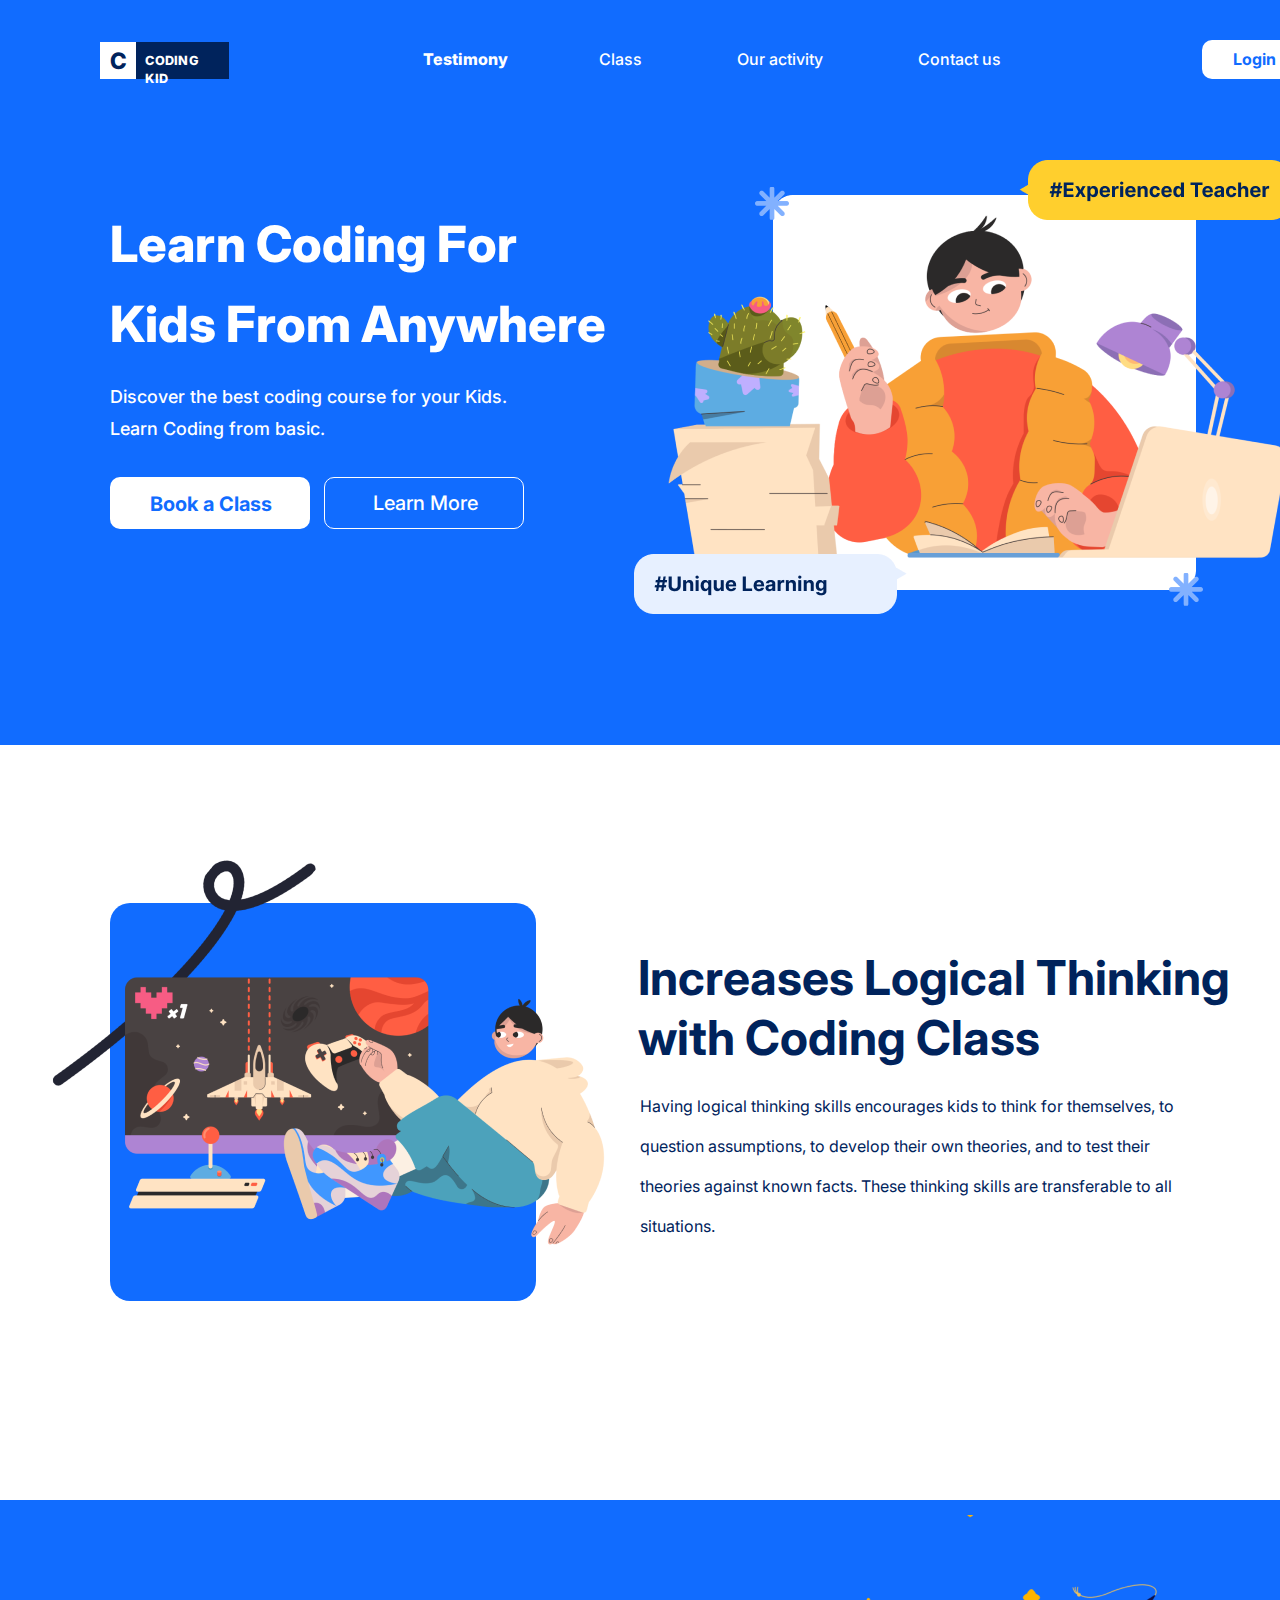
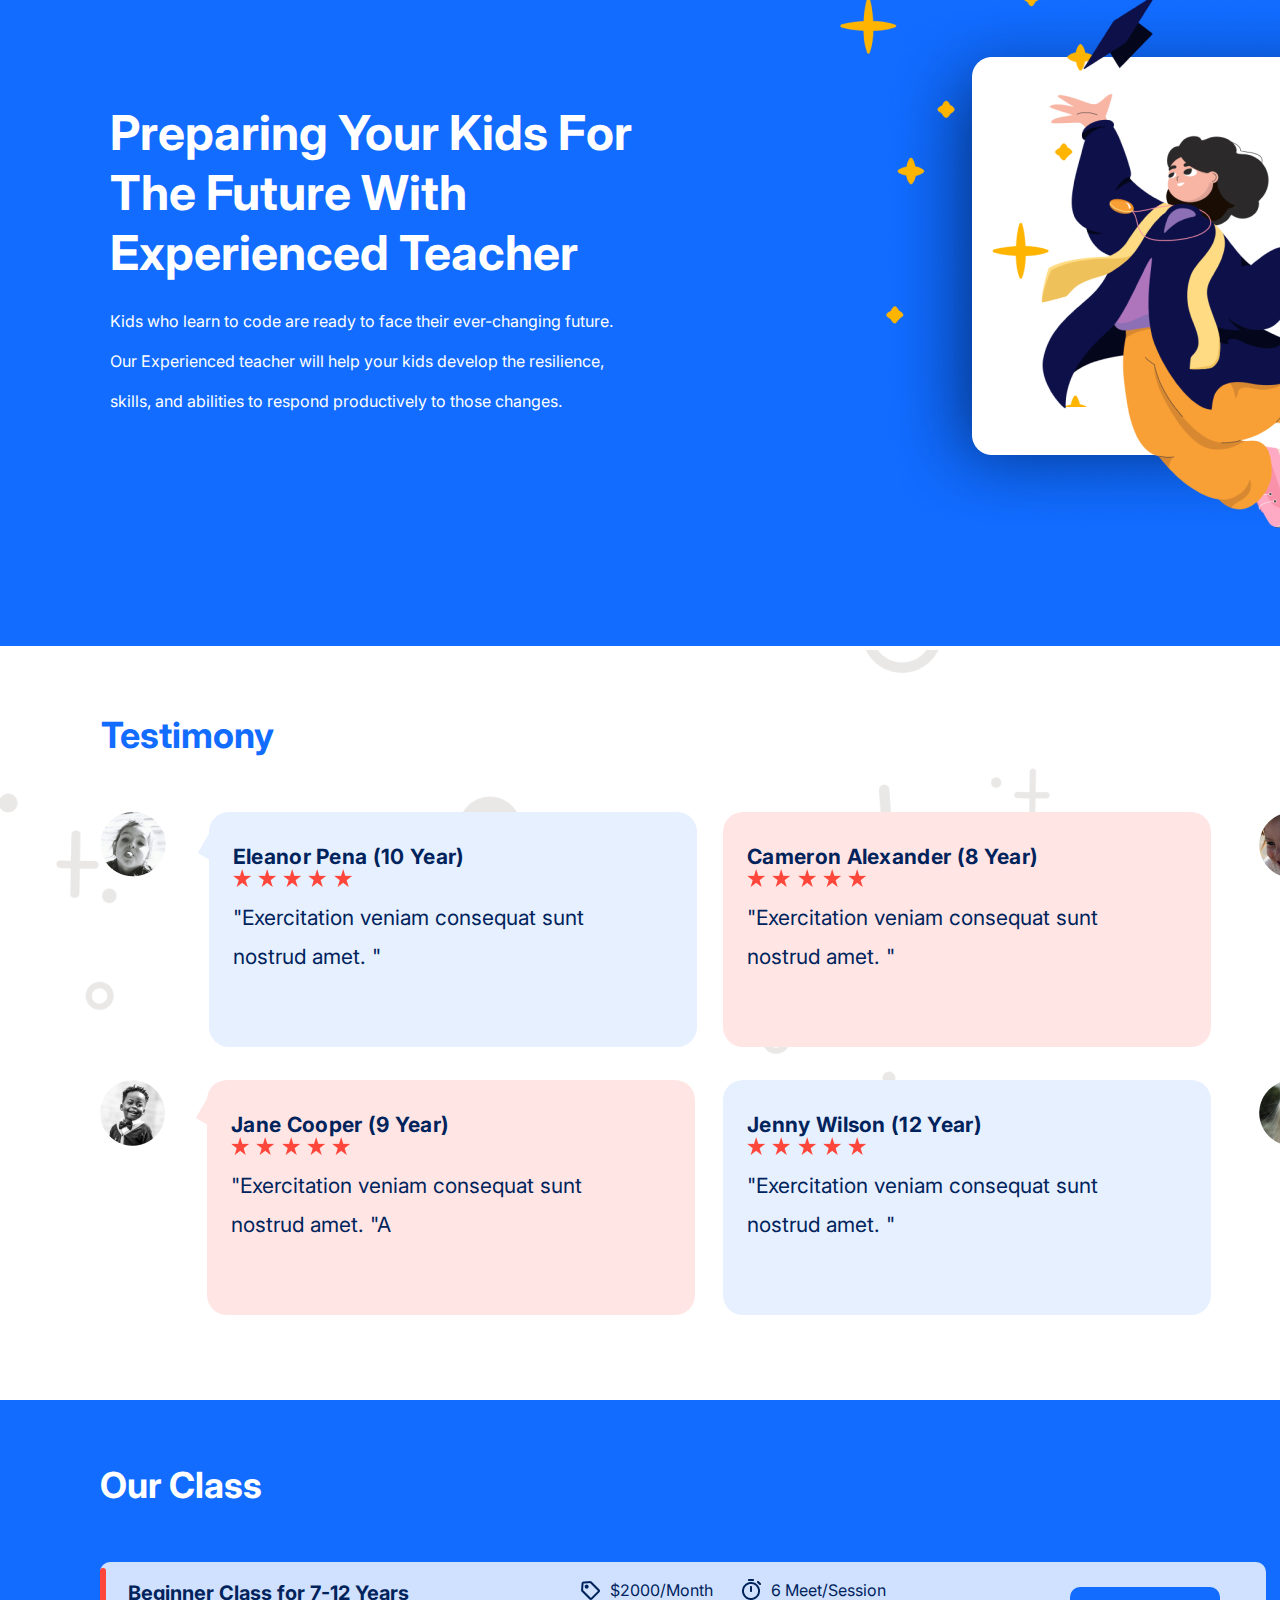
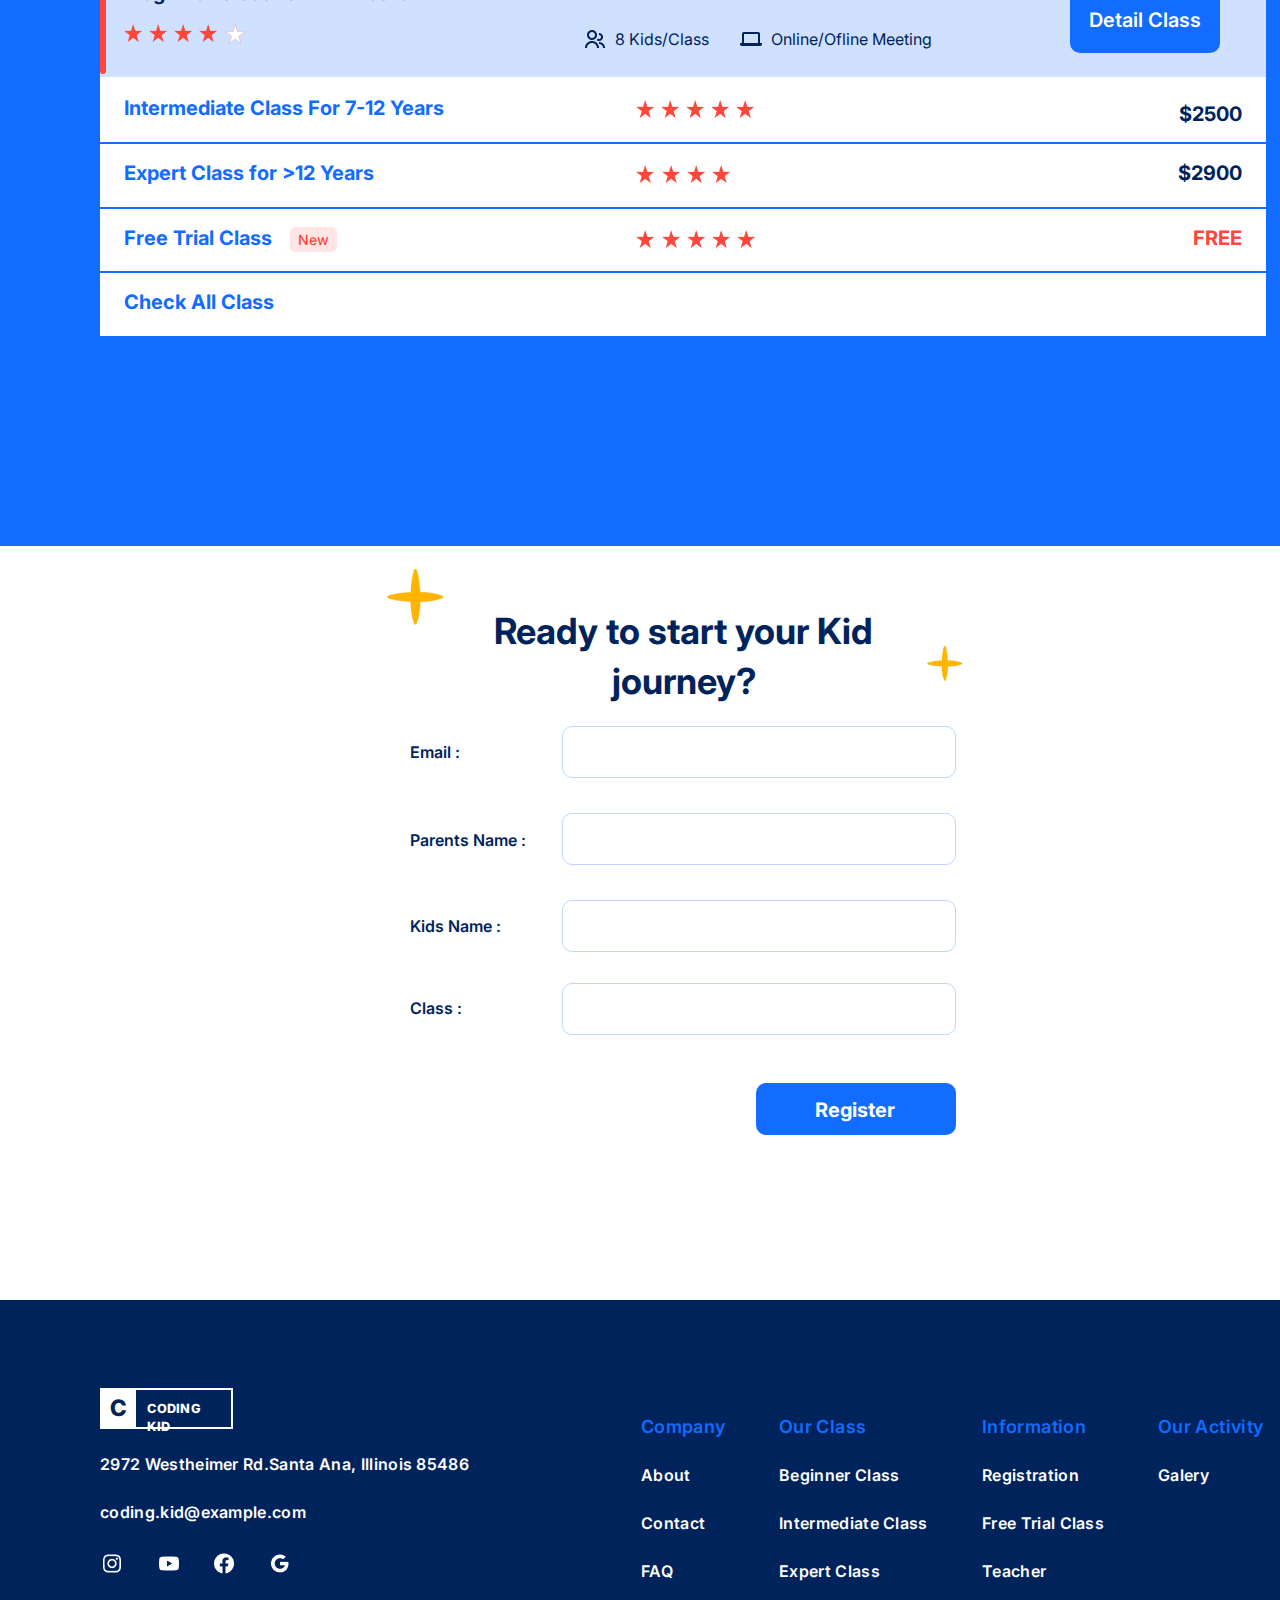
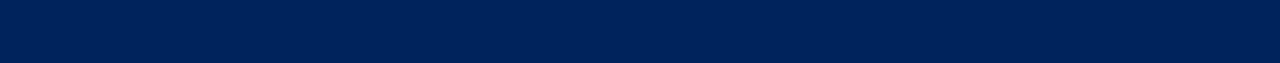
<file: index.html>
<!DOCTYPE html>
<html lang="en">
<head>
    <meta charset="UTF-8">
    <meta http-equiv="X-UA-Compatible" content="IE=edge">
    <meta name="viewport" content="width=device-width, initial-scale=1.0">
    <title>Landing Page</title>
    <link rel="stylesheet"  href="index.css">
</head>
<body>
    
    <section>
        <div class="fundoAT5">
       
            <div class="codingkidboxAT5">
                <div class="codingkidAT5">
                    CODING KID
                </div>
            </div>
    
                <div class="quadradocAT5">
                    <div class="cAT5">
                        C
                    </div>
                </div>
                    <div class="testimonyAT5">
                        <a href="#tela4">Testimony</a> 
                    </div>
                        
                        <div class="classAT5">
                           <a href="#tela5">Class</a>
                        </div>
    
                            <div class="ouractivityAT5">
                                <a href="#tela2">Our activity</a> 
                            </div>
    
                                <div class="contactusAT5">
                                    <a href="#tela7">Contact us</a> 
                                </div>
    
                                    <div class="loginboxAT5">
                                        <div class="loginAT5">
                                            Login
                                        </div>
                                    </div>
    
                                        <div class="learn-codingAT5">
                                            Learn Coding For Kids From Anywhere
                                        </div>
    
                                            <div class="discoverAT5">
                                                Discover the best coding course for your Kids. Learn Coding from basic.
                                            </div>
                                                
                                                <div class="bookboxAT5">
                                                    <div class="bookAT5">
                                                        Book a Class
                                                    </div>
                                                </div>
    
                                                    <div class="learn-more-boxAT5">
                                                        <div class="learn-moreAT5">
                                                            Learn More
                                                        </div>
                                                    </div>
    
                                                        <div class="retangle-external-dizzyAT5">
                                                            <div class="dizzyAT5">
                                                                <img src="imgs/dizzy.png" alt="dizzy-education">
                                                            </div>
                                                        </div>
        </div>
    </section>
    <section class="fundoAT1">
        <div" id="tela2">
            <div class="fundo-azulAT1"> </div>
            <div class="imagemAT1">
                <img src="imgs/dizzyAT1.png" alt="dizzy">
            </div>
            <div class="increasesAT1">
                Increases Logical Thinking with Coding Class
            </div>
            <div class="havingAT1">
                Having logical thinking skills encourages kids to think for themselves, to
                 question assumptions, to develop their own theories, and to test their
                  theories against known facts. These thinking skills are transferable to all
                   situations.
            </div>
        </div>
    </section>
    <section>
    <div class="fundoAT2">
        <div class="preparingAT2">
            Preparing Your Kids For The Future With Experienced Teacher
        </div>
            <div class="kidsAT2">
                Kids who learn to code are ready to face their ever-changing future.
                 Our Experienced teacher will help your kids develop the resilience,
                  skills, and abilities to respond productively to those changes.
            </div>
                <div class="imagemAT2">
                    <img src="imgs/Image to download.png" alt="dizzy">
                </div>
    </div>
    </section>
    <section class="fundoAT3">
        <div id="tela4"> 
            <img src="imgs/fundo.png" alt="fundo">

                <div class="testimonyAT3">
                    Testimony
                </div>    
            
                    <div class="foto1AT3">
                        <img src="imgs/foto1.png" alt="foto1" >
                    </div>

                        <div class="flechinhaAT3"></div>

                            <div class="balao1AT3">

                                <div class="eleanorAT3">
                                    Eleanor Pena <spam class="year">(10 Year)</spam>
                                </div>

                                    <div class="estrelinha1AT3">
                                        <img src="imgs/Star 5.png" alt="estrela">
                                    </div>

                                        <div class="estrelinha2AT3">
                                            <img src="imgs/Star 5.png" alt="estrela">
                                        </div>

                                            <div class="estrelinha3AT3">
                                                <img src="imgs/Star 5.png" alt="estrela">
                                            </div>

                                                <div class="estrelinha4AT3">
                                                    <img src="imgs/Star 5.png" alt="estrela">
                                                </div>

                                                    <div class="estrelinha5AT3">
                                                        <img src="imgs/Star 5.png" alt="estrela">
                                                    </div>

                                                        <div class="exercitationAT3">
                                                            <p> <spam class="aspas">"</spam>Exercitation veniam consequat sunt nostrud amet. <spam class="aspas">"</spam></p>
                                                        </div>
            </div>

                <div class="foto2AT3">
                    <img src="imgs/foto2.png" alt="foto2">
                </div>

                    <div class="flechinha2AT3"></div>

                        <div class="balao2AT3">

                            <div class="janeAT3">
                                Jane Cooper <spam class="year">(9 Year)</spam>
                            </div>
        
                                <div class="estrelinha1AT3">
                                    <img src="imgs/Star 5.png" alt="estrela">
                                </div>
        
                                    <div class="estrelinha2AT3">
                                        <img src="imgs/Star 5.png" alt="estrela">
                                    </div>
        
                                        <div class="estrelinha3AT3">
                                            <img src="imgs/Star 5.png" alt="estrela">
                                        </div>
        
                                            <div class="estrelinha4AT3">
                                                <img src="imgs/Star 5.png" alt="estrela">
                                            </div>
        
                                                <div class="estrelinha5AT3">
                                                    <img src="imgs/Star 5.png" alt="estrela">
                                                </div>
        
                                                    <div class="exercitationAT3">
                                                        <p> <spam class="aspas">"</spam>Exercitation veniam consequat sunt nostrud amet. <spam class="aspas">"A</spam></p>
                                                    </div>

                        </div>

        </div>

        <div>

            <div class="foto3AT3">
                <img src="imgs/foto3.png" alt="foto3">
            </div>

                <div class="flechinha3AT3"></div>

                    <div class="balao3AT3">

                        <div class="cameronAT3">
                            Cameron Alexander <spam class="year">(8 Year)</spam>
                        </div>
    
                            <div class="estrelinha1AT3">
                                <img src="imgs/Star 5.png" alt="estrela">
                            </div>
    
                                <div class="estrelinha2AT3">
                                    <img src="imgs/Star 5.png" alt="estrela">
                                </div>
    
                                    <div class="estrelinha3AT3">
                                        <img src="imgs/Star 5.png" alt="estrela">
                                    </div>
    
                                        <div class="estrelinha4AT3">
                                            <img src="imgs/Star 5.png" alt="estrela">
                                        </div>
    
                                            <div class="estrelinha5AT3">
                                                <img src="imgs/Star 5.png" alt="estrela">
                                            </div>
    
                                                <div class="exercitationAT3">
                                                    <p> <spam class="aspas">"</spam>Exercitation veniam consequat sunt nostrud amet. <spam class="aspas">"</spam></p>
                                                </div>            

                </div>
                
                    <div class="foto4AT3">
                        <img src="imgs/foto4.png" alt="foto4">
                    </div>

                        <div class="flechinha4AT3"></div>

                            <div class="balao4AT3">

                                <div class="jennyAT3">
                                    Jenny Wilson <spam class="year">(12 Year)</spam>
                                </div>
            
                                    <div class="estrelinha1AT3">
                                        <img src="imgs/Star 5.png" alt="estrela">
                                    </div>
            
                                        <div class="estrelinha2AT3">
                                            <img src="imgs/Star 5.png" alt="estrela">
                                        </div>
            
                                            <div class="estrelinha3AT3">
                                                <img src="imgs/Star 5.png" alt="estrela">
                                            </div>
            
                                                <div class="estrelinha4AT3">
                                                    <img src="imgs/Star 5.png" alt="estrela">
                                                </div>
            
                                                    <div class="estrelinha5AT3">
                                                        <img src="imgs/Star 5.png" alt="estrela">
                                                    </div>
            
                                                        <div class="exercitationAT3">
                                                            <p> <spam class="aspas">"</spam>Exercitation veniam consequat sunt nostrud amet. <spam class="aspas">"</spam></p>
                                                        </div>            
                        </div>                
        </div>
    </section>
    <section>
        <div class="fundoAT4" id="tela5">

            <div class="ourclassAT4">
                Our Class
            </div>
    
                <div class="quadrado1AT4">
    
                    <div class="beginnerAT4">
                        Beginner Class for 7-12 Years
                    </div>
    
                        <div class="quadradovAT4">
                            <img src="imgs/ticket.png" alt="vector">
                        </div>
    
                            <div class="frase1q1AT4">
                                $2000/Month
                            </div>
    
                                <div class="reloginhoAT4">
                                    <img src="imgs/Timer.png" alt="reloginho">
                                </div>
    
                                    <div class="frase2q1AT4">
                                        6 Meet/Session
                                    </div>
    
                                        <div class="pessoinhaAT4">
                                            <img src="imgs/pessoinha.png" alt="pessoinha">
                                        </div>
    
                                            <div class="frase3q1AT4">
                                                8 Kids/Class
                                            </div>
    
                                                <div class="computadorzinhoAT4">
                                                    <img src="imgs/computadorzinho.png" alt="computadorzinho">
                                                </div>
    
                                                    <div class="frase4q1AT4">
                                                        Online/Ofline Meeting
                                                    </div>
    
                                                        <div class="detaliclassbAT4">
                                                            <div class="detailclasstAT4">
                                                                Detail Class
                                                            </div>
                                                        </div>
    
                                                            <div class="estrelinha1AT4">
                                                                <img src="imgs/Star 5.png" alt="estrelinha">
                                                            </div>
    
                                                                <div class="estrelinha2AT4">
                                                                    <img src="imgs/Star 5.png" alt="estrelinha">
                                                                </div>
    
                                                                    <div class="estrelinha3AT4">
                                                                        <img src="imgs/Star 5.png" alt="estrelinha">
                                                                    </div>
    
                                                                        <div class="estrelinha4AT4">
                                                                            <img src="imgs/Star 5.png" alt="estrelinha">
                                                                        </div>
    
                                                                            <div class="estrelinha5AT4">
                                                                                <img src="imgs/Star 1.png" alt="estrelinha">
                                                                            </div>
    
                                                                                <div class="barrinhaAT4"> </div>
                </div>
    
                <div class="quadrado2AT4">
    
                    <div class="intermediateAT4">
                        Intermediate Class For 7-12 Years
                    </div>
    
                        <div class="estrelinha6AT4">
                            <img src="imgs/Star 5.png" alt="">
                        </div>
    
                            <div class="estrelinha7AT4">
                                <img src="imgs/Star 5.png" alt="">
                            </div>
    
                                <div class="estrelinha8AT4">
                                    <img src="imgs/Star 5.png" alt="">
                                </div>
    
                                    <div class="estrelinha9AT4">
                                        <img src="imgs/Star 5.png" alt="">
                                    </div>
    
                                        <div class="estrelinha10AT4">
                                            <img src="imgs/Star 5.png" alt="">
                                        </div>
    
                                            <div class="valor1AT4">
                                                $2500
                                            </div>
    
                                                <div class="expertAT4">
                                                    Expert Class for >12 Years
                                                </div>
    
                                                    <div class="estrelinha11AT4">
                                                        <img src="imgs/Star 5.png" alt="">
                                                    </div>
    
                                                        <div class="estrelinha12AT4">
                                                            <img src="imgs/Star 5.png" alt="">
                                                        </div>
    
                                                            <div class="estrelinha13AT4">
                                                                <img src="imgs/Star 5.png" alt="">
                                                            </div>
    
                                                                <div class="estrelinha14AT4">
                                                                    <img src="imgs/Star 5.png" alt="">
                                                                </div>
    
                                                                    <div class="valor2AT4">
                                                                        $2900
                                                                    </div>
    
                                                                        <div class="freeAT4">
                                                                            Free Trial Class
                                                                        </div>
    
                                                                            <div class="newbAT4">
                                                                                <div class="newtAT4">
                                                                                    New
                                                                                </div>
                                                                            </div>
    
                                                                                <div class="estrelinha15AT4">
                                                                                    <img src="imgs/Star 5.png" alt="">
                                                                                </div>
    
                                                                                    <div class="estrelinha16AT4">
                                                                                        <img src="imgs/Star 5.png" alt="">
                                                                                    </div>
    
                                                                                        <div class="estrelinha17AT4">
                                                                                            <img src="imgs/Star 5.png" alt="">
                                                                                        </div>
    
                                                                                            <div class="estrelinha18AT4">
                                                                                                <img src="imgs/Star 5.png" alt="">
                                                                                            </div>
    
                                                                                                <div class="estrelinha19AT4">
                                                                                                    <img src="imgs/Star 5.png" alt="">
                                                                                                </div>
    
                                                                                                    <div class="free2AT4">
                                                                                                        FREE
                                                                                                    </div>
    
                                                                                                        <div class="checkAT4">
                                                                                                            Check All Class
                                                                                                        </div>
                </div>
                    <div class="divisaoAT4"></div>
                        <div class="divisao2AT4"></div>
                            <div class="divisao3AT4"></div>
        </div>
    </section>
    <section>
        <div class="fundoAT6" id="tela7">
            <div class="estrela1AT6">
                <img src="imgs/estrela1.png" alt="estrela">
            </div>
        
                <div class="estrela2AT6">
                    <img src="imgs/estrela2.png" alt="">
                </div>
        
                    <div class="readyAT6">
                        Ready to start your Kid journey?
                    </div>
        
                        <div class="emailAT6">
                            Email :
                        </div>
        
                            <div class="b1AT6"></div>
        
                                <div class="parentsAT6">
                                    Parents Name :
                                </div>
        
                                    <div class="b2AT6"></div>
        
                                        <div class="kidsAT6">
                                            Kids Name :
                                        </div>
        
                                            <div class="b3AT6"></div>
        
                                                <div class="classAT6">
                                                    Class :
                                                </div>
        
                                                    <div class="b4AT6"></div>
        
                                                        <div class="b5AT6">
                                                            <div class="register">
                                                                Register
                                                            </div>
                                                        </div>
        </div>
    </section>
    <section>
        <div class="fundoAT7">

            <div class="b1AT7">
                <div class="codingAT7">
                    CODING KID
                </div>
            </div>
    
                <div class="bbAT7">
                    <div class="CAT7">
                        C
                    </div>
                </div>
    
                    <div class="f1AT7">
                        2972 Westheimer Rd.Santa Ana, Illinois 85486
                    </div>
    
                        <div class="f2AT7">
                            coding.kid@example.com
                        </div>
    
                            <div class="instaAT7">
                                <img src="imgs/Vector.png" alt="">
                            </div>
    
                                <div class="ytAT7">
                                    <img src="imgs/yt.png" alt="">
                                </div>
    
                                    <div class="faceAT7">
                                        <img src="imgs/face.png" alt="">
                                    </div>
    
                                        <div class="googleAT7">
                                            <img src="imgs/google.png" alt="">
                                        </div>
    
                                            <div class="companyAT7">
                                                Company
                                            </div>
    
                                                <div class="aboutAT7">
                                                    About
                                                </div>
    
                                                    <div class="contactAT7">
                                                        Contact
                                                    </div>
    
                                                        <div class="faqAT7">
                                                            FAQ
                                                        </div>
    
                                                            <div class="ourAT7">
                                                                Our Class
                                                            </div>
    
                                                                <div class="beginnerAT7">
                                                                    Beginner Class
                                                                </div>
    
                                                                    <div class="intermediateAT7">
                                                                        Intermediate Class
                                                                    </div>
    
                                                                        <div class="expertAT7">
                                                                            Expert Class
                                                                        </div>
    
                                                                            <div class="informationAT7">
                                                                                Information
                                                                            </div>
    
                                                                                <div class="registrationAT7">
                                                                                    Registration
                                                                                </div>
    
                                                                                    <div class="freeAT7">
                                                                                        Free Trial Class
                                                                                    </div>
    
                                                                                        <div class="teacherAT7">
                                                                                            Teacher
                                                                                        </div>
    
                                                                                            <div class="ouraAT7">
                                                                                                Our Activity
                                                                                            </div>
    
                                                                                                <div class="galeryAT7">
                                                                                                    Galery
                                                                                                </div>
          </div>
    </section>
    

</body>
</html>
</file>
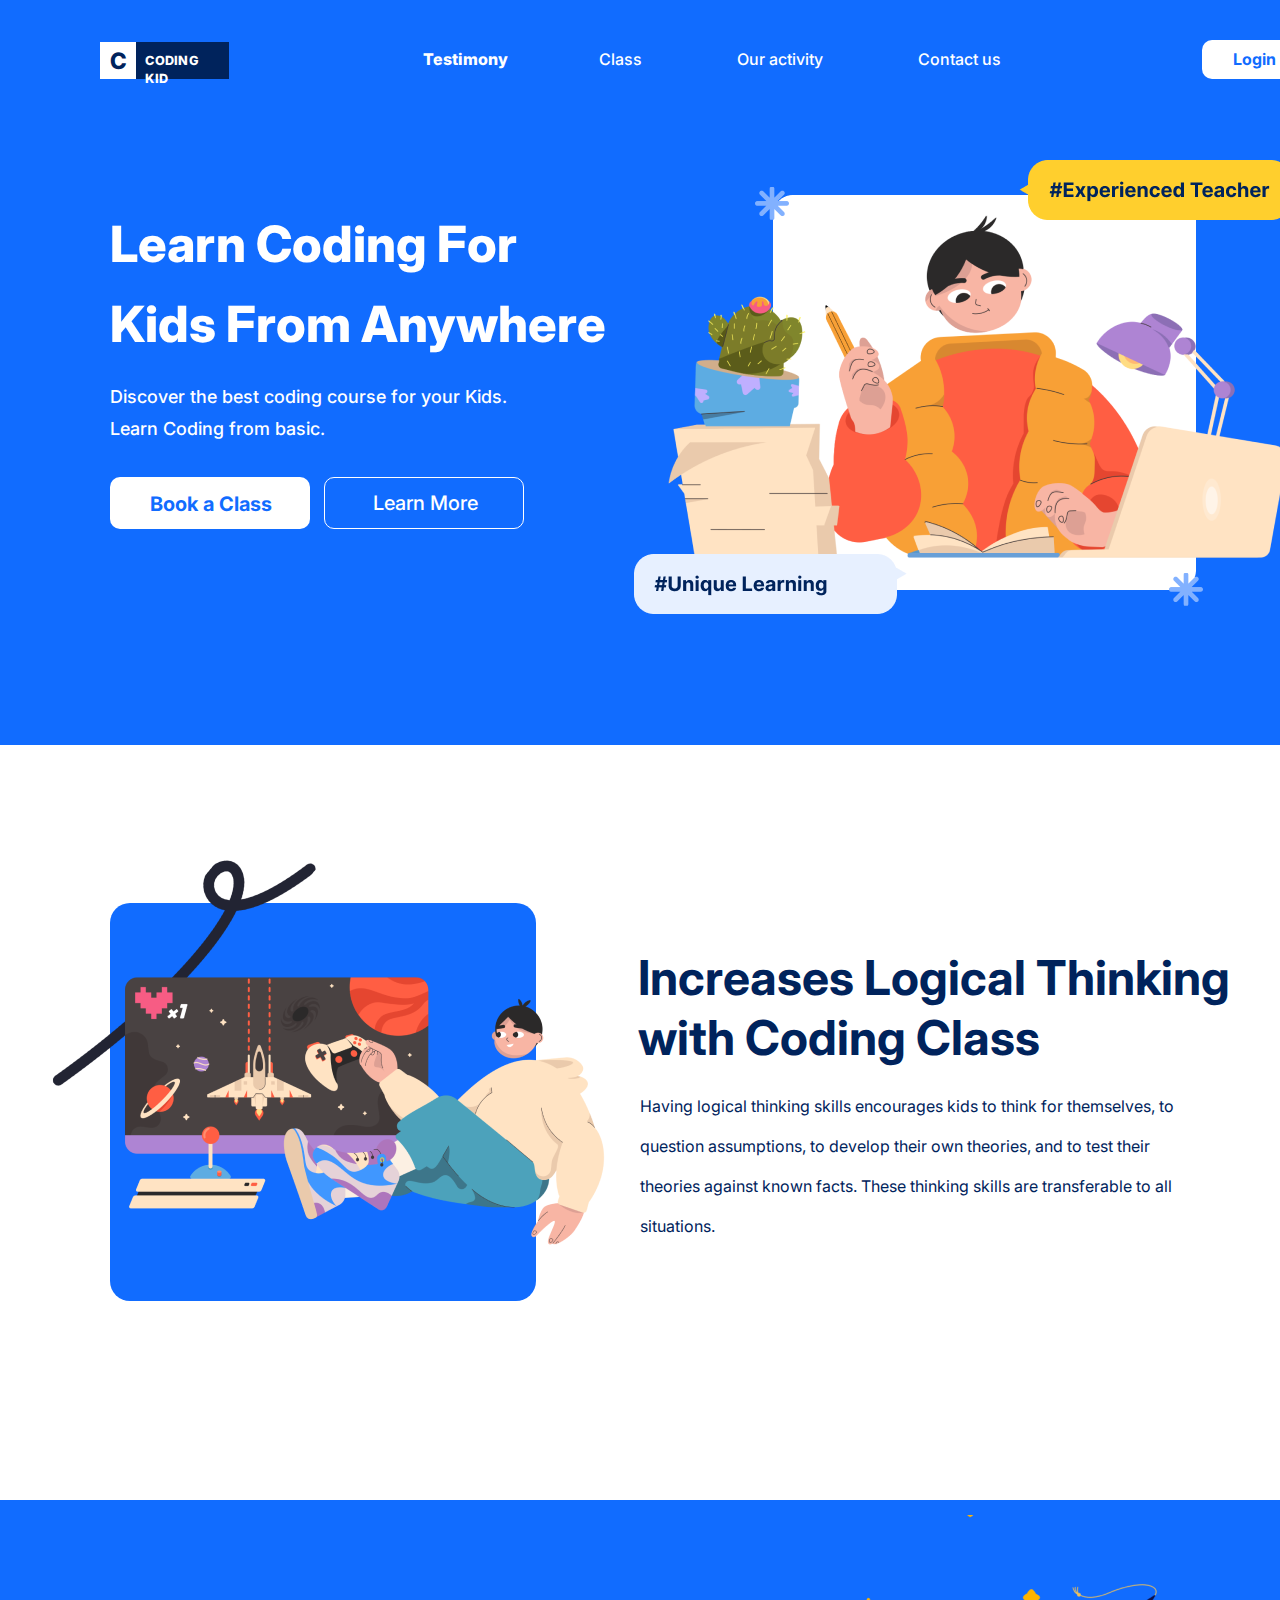
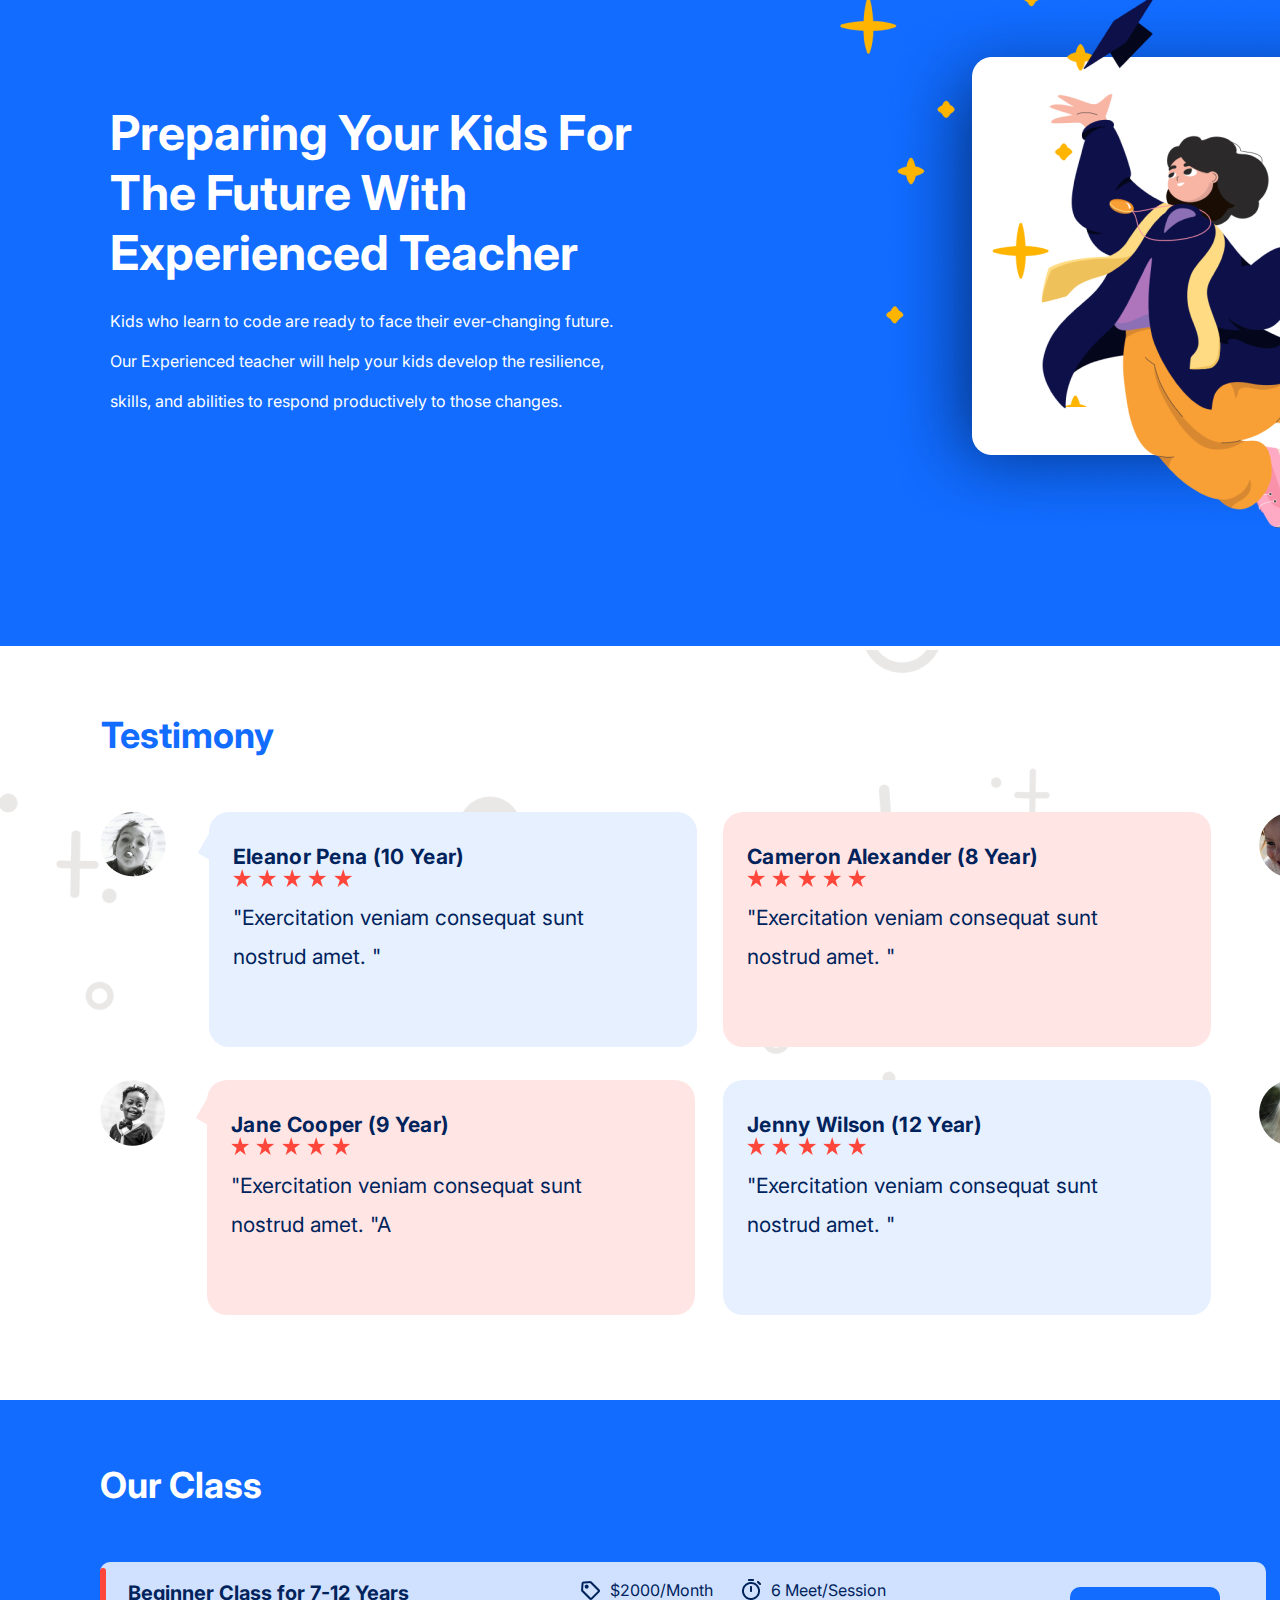
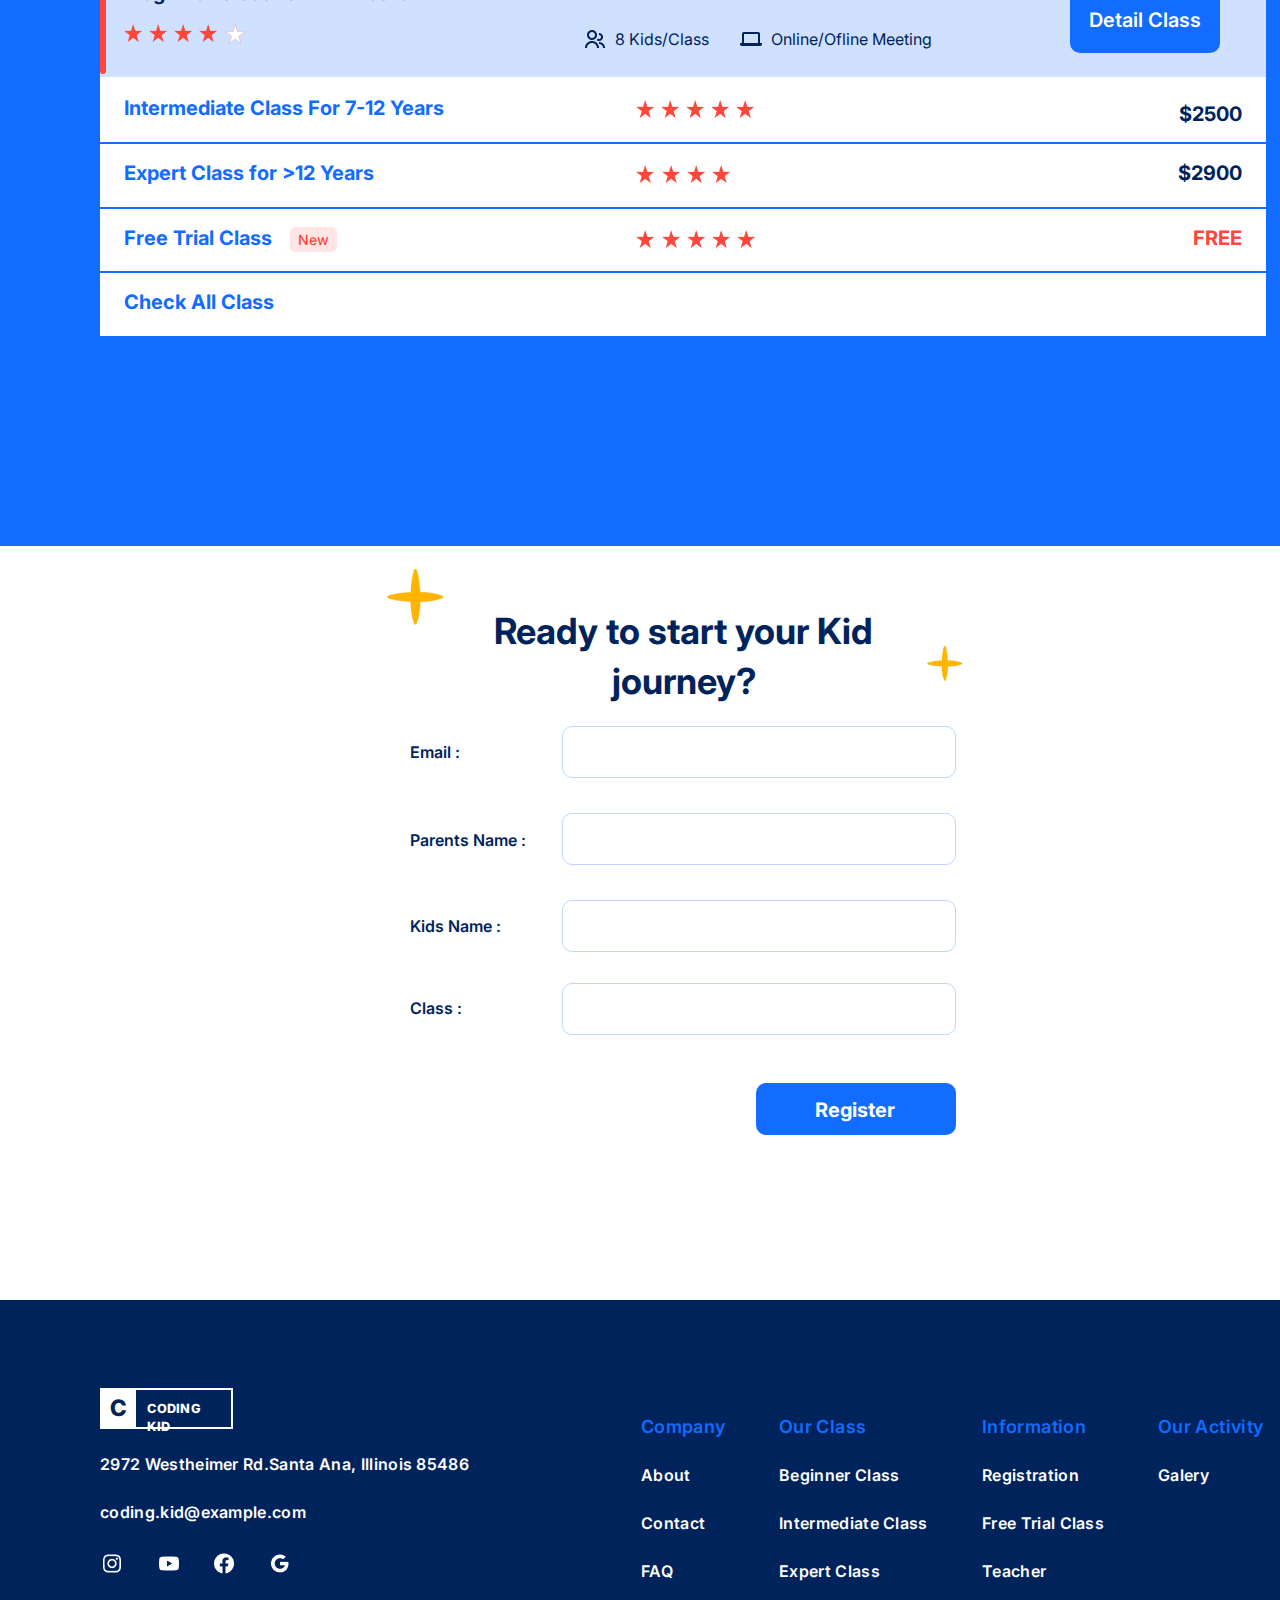
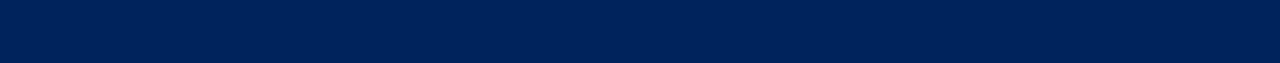
<file: LANDING-PAGE.html>
<!DOCTYPE html>
<html lang="en">
<head>
    <meta charset="UTF-8">
    <meta http-equiv="X-UA-Compatible" content="IE=edge">
    <meta name="viewport" content="width=device-width, initial-scale=1.0">
    <title>Landing Page</title>
    <link rel="stylesheet"  href="LANDING-PAGE.css">
</head>
<body>
    
    <section>
        <div class="fundoAT5">
       
            <div class="codingkidboxAT5">
                <div class="codingkidAT5">
                    CODING KID
                </div>
            </div>
    
                <div class="quadradocAT5">
                    <div class="cAT5">
                        C
                    </div>
                </div>
                    <div class="testimonyAT5">
                        <a href="#tela4">Testimony</a> 
                    </div>
                        
                        <div class="classAT5">
                           <a href="#tela5">Class</a>
                        </div>
    
                            <div class="ouractivityAT5">
                                <a href="#tela2">Our activity</a> 
                            </div>
    
                                <div class="contactusAT5">
                                    <a href="#tela7">Contact us</a> 
                                </div>
    
                                    <div class="loginboxAT5">
                                        <div class="loginAT5">
                                            Login
                                        </div>
                                    </div>
    
                                        <div class="learn-codingAT5">
                                            Learn Coding For Kids From Anywhere
                                        </div>
    
                                            <div class="discoverAT5">
                                                Discover the best coding course for your Kids. Learn Coding from basic.
                                            </div>
                                                
                                                <div class="bookboxAT5">
                                                    <div class="bookAT5">
                                                        Book a Class
                                                    </div>
                                                </div>
    
                                                    <div class="learn-more-boxAT5">
                                                        <div class="learn-moreAT5">
                                                            Learn More
                                                        </div>
                                                    </div>
    
                                                        <div class="retangle-external-dizzyAT5">
                                                            <div class="dizzyAT5">
                                                                <img src="imgs/dizzy.png" alt="dizzy-education">
                                                            </div>
                                                        </div>
        </div>
    </section>
    <section class="fundoAT1">
        <div" id="tela2">
            <div class="fundo-azulAT1"> </div>
            <div class="imagemAT1">
                <img src="imgs/dizzyAT1.png" alt="dizzy">
            </div>
            <div class="increasesAT1">
                Increases Logical Thinking with Coding Class
            </div>
            <div class="havingAT1">
                Having logical thinking skills encourages kids to think for themselves, to
                 question assumptions, to develop their own theories, and to test their
                  theories against known facts. These thinking skills are transferable to all
                   situations.
            </div>
        </div>
    </section>
    <section>
    <div class="fundoAT2">
        <div class="preparingAT2">
            Preparing Your Kids For The Future With Experienced Teacher
        </div>
            <div class="kidsAT2">
                Kids who learn to code are ready to face their ever-changing future.
                 Our Experienced teacher will help your kids develop the resilience,
                  skills, and abilities to respond productively to those changes.
            </div>
                <div class="imagemAT2">
                    <img src="imgs/Image to download.png" alt="dizzy">
                </div>
    </div>
    </section>
    <section class="fundoAT3">
        <div id="tela4"> 
            <img src="imgs/fundo.png" alt="fundo">

                <div class="testimonyAT3">
                    Testimony
                </div>    
            
                    <div class="foto1AT3">
                        <img src="imgs/foto1.png" alt="foto1" >
                    </div>

                        <div class="flechinhaAT3"></div>

                            <div class="balao1AT3">

                                <div class="eleanorAT3">
                                    Eleanor Pena <spam class="year">(10 Year)</spam>
                                </div>

                                    <div class="estrelinha1AT3">
                                        <img src="imgs/Star 5.png" alt="estrela">
                                    </div>

                                        <div class="estrelinha2AT3">
                                            <img src="imgs/Star 5.png" alt="estrela">
                                        </div>

                                            <div class="estrelinha3AT3">
                                                <img src="imgs/Star 5.png" alt="estrela">
                                            </div>

                                                <div class="estrelinha4AT3">
                                                    <img src="imgs/Star 5.png" alt="estrela">
                                                </div>

                                                    <div class="estrelinha5AT3">
                                                        <img src="imgs/Star 5.png" alt="estrela">
                                                    </div>

                                                        <div class="exercitationAT3">
                                                            <p> <spam class="aspas">"</spam>Exercitation veniam consequat sunt nostrud amet. <spam class="aspas">"</spam></p>
                                                        </div>
            </div>

                <div class="foto2AT3">
                    <img src="imgs/foto2.png" alt="foto2">
                </div>

                    <div class="flechinha2AT3"></div>

                        <div class="balao2AT3">

                            <div class="janeAT3">
                                Jane Cooper <spam class="year">(9 Year)</spam>
                            </div>
        
                                <div class="estrelinha1AT3">
                                    <img src="imgs/Star 5.png" alt="estrela">
                                </div>
        
                                    <div class="estrelinha2AT3">
                                        <img src="imgs/Star 5.png" alt="estrela">
                                    </div>
        
                                        <div class="estrelinha3AT3">
                                            <img src="imgs/Star 5.png" alt="estrela">
                                        </div>
        
                                            <div class="estrelinha4AT3">
                                                <img src="imgs/Star 5.png" alt="estrela">
                                            </div>
        
                                                <div class="estrelinha5AT3">
                                                    <img src="imgs/Star 5.png" alt="estrela">
                                                </div>
        
                                                    <div class="exercitationAT3">
                                                        <p> <spam class="aspas">"</spam>Exercitation veniam consequat sunt nostrud amet. <spam class="aspas">"A</spam></p>
                                                    </div>

                        </div>

        </div>

        <div>

            <div class="foto3AT3">
                <img src="imgs/foto3.png" alt="foto3">
            </div>

                <div class="flechinha3AT3"></div>

                    <div class="balao3AT3">

                        <div class="cameronAT3">
                            Cameron Alexander <spam class="year">(8 Year)</spam>
                        </div>
    
                            <div class="estrelinha1AT3">
                                <img src="imgs/Star 5.png" alt="estrela">
                            </div>
    
                                <div class="estrelinha2AT3">
                                    <img src="imgs/Star 5.png" alt="estrela">
                                </div>
    
                                    <div class="estrelinha3AT3">
                                        <img src="imgs/Star 5.png" alt="estrela">
                                    </div>
    
                                        <div class="estrelinha4AT3">
                                            <img src="imgs/Star 5.png" alt="estrela">
                                        </div>
    
                                            <div class="estrelinha5AT3">
                                                <img src="imgs/Star 5.png" alt="estrela">
                                            </div>
    
                                                <div class="exercitationAT3">
                                                    <p> <spam class="aspas">"</spam>Exercitation veniam consequat sunt nostrud amet. <spam class="aspas">"</spam></p>
                                                </div>            

                </div>
                
                    <div class="foto4AT3">
                        <img src="imgs/foto4.png" alt="foto4">
                    </div>

                        <div class="flechinha4AT3"></div>

                            <div class="balao4AT3">

                                <div class="jennyAT3">
                                    Jenny Wilson <spam class="year">(12 Year)</spam>
                                </div>
            
                                    <div class="estrelinha1AT3">
                                        <img src="imgs/Star 5.png" alt="estrela">
                                    </div>
            
                                        <div class="estrelinha2AT3">
                                            <img src="imgs/Star 5.png" alt="estrela">
                                        </div>
            
                                            <div class="estrelinha3AT3">
                                                <img src="imgs/Star 5.png" alt="estrela">
                                            </div>
            
                                                <div class="estrelinha4AT3">
                                                    <img src="imgs/Star 5.png" alt="estrela">
                                                </div>
            
                                                    <div class="estrelinha5AT3">
                                                        <img src="imgs/Star 5.png" alt="estrela">
                                                    </div>
            
                                                        <div class="exercitationAT3">
                                                            <p> <spam class="aspas">"</spam>Exercitation veniam consequat sunt nostrud amet. <spam class="aspas">"</spam></p>
                                                        </div>            
                        </div>                
        </div>
    </section>
    <section>
        <div class="fundoAT4" id="tela5">

            <div class="ourclassAT4">
                Our Class
            </div>
    
                <div class="quadrado1AT4">
    
                    <div class="beginnerAT4">
                        Beginner Class for 7-12 Years
                    </div>
    
                        <div class="quadradovAT4">
                            <img src="imgs/ticket.png" alt="vector">
                        </div>
    
                            <div class="frase1q1AT4">
                                $2000/Month
                            </div>
    
                                <div class="reloginhoAT4">
                                    <img src="imgs/Timer.png" alt="reloginho">
                                </div>
    
                                    <div class="frase2q1AT4">
                                        6 Meet/Session
                                    </div>
    
                                        <div class="pessoinhaAT4">
                                            <img src="imgs/pessoinha.png" alt="pessoinha">
                                        </div>
    
                                            <div class="frase3q1AT4">
                                                8 Kids/Class
                                            </div>
    
                                                <div class="computadorzinhoAT4">
                                                    <img src="imgs/computadorzinho.png" alt="computadorzinho">
                                                </div>
    
                                                    <div class="frase4q1AT4">
                                                        Online/Ofline Meeting
                                                    </div>
    
                                                        <div class="detaliclassbAT4">
                                                            <div class="detailclasstAT4">
                                                                Detail Class
                                                            </div>
                                                        </div>
    
                                                            <div class="estrelinha1AT4">
                                                                <img src="imgs/Star 5.png" alt="estrelinha">
                                                            </div>
    
                                                                <div class="estrelinha2AT4">
                                                                    <img src="imgs/Star 5.png" alt="estrelinha">
                                                                </div>
    
                                                                    <div class="estrelinha3AT4">
                                                                        <img src="imgs/Star 5.png" alt="estrelinha">
                                                                    </div>
    
                                                                        <div class="estrelinha4AT4">
                                                                            <img src="imgs/Star 5.png" alt="estrelinha">
                                                                        </div>
    
                                                                            <div class="estrelinha5AT4">
                                                                                <img src="imgs/Star 1.png" alt="estrelinha">
                                                                            </div>
    
                                                                                <div class="barrinhaAT4"> </div>
                </div>
    
                <div class="quadrado2AT4">
    
                    <div class="intermediateAT4">
                        Intermediate Class For 7-12 Years
                    </div>
    
                        <div class="estrelinha6AT4">
                            <img src="imgs/Star 5.png" alt="">
                        </div>
    
                            <div class="estrelinha7AT4">
                                <img src="imgs/Star 5.png" alt="">
                            </div>
    
                                <div class="estrelinha8AT4">
                                    <img src="imgs/Star 5.png" alt="">
                                </div>
    
                                    <div class="estrelinha9AT4">
                                        <img src="imgs/Star 5.png" alt="">
                                    </div>
    
                                        <div class="estrelinha10AT4">
                                            <img src="imgs/Star 5.png" alt="">
                                        </div>
    
                                            <div class="valor1AT4">
                                                $2500
                                            </div>
    
                                                <div class="expertAT4">
                                                    Expert Class for >12 Years
                                                </div>
    
                                                    <div class="estrelinha11AT4">
                                                        <img src="imgs/Star 5.png" alt="">
                                                    </div>
    
                                                        <div class="estrelinha12AT4">
                                                            <img src="imgs/Star 5.png" alt="">
                                                        </div>
    
                                                            <div class="estrelinha13AT4">
                                                                <img src="imgs/Star 5.png" alt="">
                                                            </div>
    
                                                                <div class="estrelinha14AT4">
                                                                    <img src="imgs/Star 5.png" alt="">
                                                                </div>
    
                                                                    <div class="valor2AT4">
                                                                        $2900
                                                                    </div>
    
                                                                        <div class="freeAT4">
                                                                            Free Trial Class
                                                                        </div>
    
                                                                            <div class="newbAT4">
                                                                                <div class="newtAT4">
                                                                                    New
                                                                                </div>
                                                                            </div>
    
                                                                                <div class="estrelinha15AT4">
                                                                                    <img src="imgs/Star 5.png" alt="">
                                                                                </div>
    
                                                                                    <div class="estrelinha16AT4">
                                                                                        <img src="imgs/Star 5.png" alt="">
                                                                                    </div>
    
                                                                                        <div class="estrelinha17AT4">
                                                                                            <img src="imgs/Star 5.png" alt="">
                                                                                        </div>
    
                                                                                            <div class="estrelinha18AT4">
                                                                                                <img src="imgs/Star 5.png" alt="">
                                                                                            </div>
    
                                                                                                <div class="estrelinha19AT4">
                                                                                                    <img src="imgs/Star 5.png" alt="">
                                                                                                </div>
    
                                                                                                    <div class="free2AT4">
                                                                                                        FREE
                                                                                                    </div>
    
                                                                                                        <div class="checkAT4">
                                                                                                            Check All Class
                                                                                                        </div>
                </div>
                    <div class="divisaoAT4"></div>
                        <div class="divisao2AT4"></div>
                            <div class="divisao3AT4"></div>
        </div>
    </section>
    <section>
        <div class="fundoAT6" id="tela7">
            <div class="estrela1AT6">
                <img src="imgs/estrela1.png" alt="estrela">
            </div>
        
                <div class="estrela2AT6">
                    <img src="imgs/estrela2.png" alt="">
                </div>
        
                    <div class="readyAT6">
                        Ready to start your Kid journey?
                    </div>
        
                        <div class="emailAT6">
                            Email :
                        </div>
        
                            <div class="b1AT6"></div>
        
                                <div class="parentsAT6">
                                    Parents Name :
                                </div>
        
                                    <div class="b2AT6"></div>
        
                                        <div class="kidsAT6">
                                            Kids Name :
                                        </div>
        
                                            <div class="b3AT6"></div>
        
                                                <div class="classAT6">
                                                    Class :
                                                </div>
        
                                                    <div class="b4AT6"></div>
        
                                                        <div class="b5AT6">
                                                            <div class="register">
                                                                Register
                                                            </div>
                                                        </div>
        </div>
    </section>
    <section>
        <div class="fundoAT7">

            <div class="b1AT7">
                <div class="codingAT7">
                    CODING KID
                </div>
            </div>
    
                <div class="bbAT7">
                    <div class="CAT7">
                        C
                    </div>
                </div>
    
                    <div class="f1AT7">
                        2972 Westheimer Rd.Santa Ana, Illinois 85486
                    </div>
    
                        <div class="f2AT7">
                            coding.kid@example.com
                        </div>
    
                            <div class="instaAT7">
                                <img src="imgs/Vector.png" alt="">
                            </div>
    
                                <div class="ytAT7">
                                    <img src="imgs/yt.png" alt="">
                                </div>
    
                                    <div class="faceAT7">
                                        <img src="imgs/face.png" alt="">
                                    </div>
    
                                        <div class="googleAT7">
                                            <img src="imgs/google.png" alt="">
                                        </div>
    
                                            <div class="companyAT7">
                                                Company
                                            </div>
    
                                                <div class="aboutAT7">
                                                    About
                                                </div>
    
                                                    <div class="contactAT7">
                                                        Contact
                                                    </div>
    
                                                        <div class="faqAT7">
                                                            FAQ
                                                        </div>
    
                                                            <div class="ourAT7">
                                                                Our Class
                                                            </div>
    
                                                                <div class="beginnerAT7">
                                                                    Beginner Class
                                                                </div>
    
                                                                    <div class="intermediateAT7">
                                                                        Intermediate Class
                                                                    </div>
    
                                                                        <div class="expertAT7">
                                                                            Expert Class
                                                                        </div>
    
                                                                            <div class="informationAT7">
                                                                                Information
                                                                            </div>
    
                                                                                <div class="registrationAT7">
                                                                                    Registration
                                                                                </div>
    
                                                                                    <div class="freeAT7">
                                                                                        Free Trial Class
                                                                                    </div>
    
                                                                                        <div class="teacherAT7">
                                                                                            Teacher
                                                                                        </div>
    
                                                                                            <div class="ouraAT7">
                                                                                                Our Activity
                                                                                            </div>
    
                                                                                                <div class="galeryAT7">
                                                                                                    Galery
                                                                                                </div>
          </div>
    </section>
    

</body>
</html>
</file>
<file: index.css>
@import url('https://fonts.googleapis.com/css2?family=Inter:wght@400;700&display=swap');

/* CSS DA TELA 1 A BAIXO*/

.fundoAT5{
    display: flex;
    align-items: center;
    position: absolute;
    width: 1481px;
    height: 746px;
    left: 0px;
    top: 0px;
    background: #116CFF;
}

.quadradocAT5{
    position: absolute;
    width: 35.94px;
    height: 37px;
    left: 100px;
    top: 42px;
    background: #FFFFFF;
}

.cAT5{
    position: absolute;
    width: 18px;
    height: 18px;
    left: 9.51px;
    top: 9.51px;
    font-family: 'Inter';
    font-style: normal;
    font-weight: 800;
    font-size: 22.5524px;
    line-height: 18px;
    letter-spacing: 0.02em;
    color: #00235C;
}

.testimonyAT5{
    position: absolute;
    width: 84px;
    height: 19px;
    left: 413px;
    top: 50px;
    font-family: 'Inter';
    font-style: normal;
    font-weight: 800;
    font-size: 16px;
    line-height: 19px;
    text-align: center;
    color: #FFFFFF;
    flex: none;
    order: 0;
    flex-grow: 0;
    margin: 0px 10px;
}

.classAT5{
    position: absolute;
    width: 43px;
    height: 19px;
    left: 589px;
    top: 50px;
    font-family: 'Inter';
    font-style: normal;
    font-weight: 500;
    font-size: 16px;
    line-height: 19px;
    text-align: center;
    color: #FFFFFF;
    flex: none;
    order: 0;
    flex-grow: 0;
    margin: 0px 10px;
}

.ouractivityAT5{
    position: absolute;
    width: 91px;
    height: 19px;
    left: 724px;
    top: 50px;
    font-family: 'Inter';
    font-style: normal;
    font-weight: 500;
    font-size: 16px;
    line-height: 19px;
    text-align: center;
    color: #FFFFFF;
    flex: none;
    order: 0;
    flex-grow: 0;
    margin: 0px 10px;
}

.contactusAT5{
    position: absolute;
    width: 84px;
    height: 19px;
    left: 907px;
    top: 50px;
    font-family: 'Inter';
    font-style: normal;
    font-weight: 500;
    font-size: 16px;
    line-height: 19px;
    text-align: center;
    color: #FFFFFF;
    flex: none;
    order: 0;
    flex-grow: 0;
    margin: 0px 10px;
}

.loginboxAT5{
    position: absolute;
    width: 104px;
    height: 39px;
    left: 1162px;
    top: 40px;
    background: #FFFFFF;
    border-radius: 10px;
    flex: none;
    order: 0;
    flex-grow: 0;
    margin: 0px 40px;
}

.loginAT5{
    position: absolute;
    width: 44px;
    height: 19px;
    left: 20px;
    top: 10px;
    font-family: 'Inter';
    font-style: normal;
    font-weight: 700;
    font-size: 16px;
    line-height: 19px;
    text-align: center;
    color: #116CFF;
    flex: none;
    order: 0;
    flex-grow: 0;
    margin: 0px 10px;
}

.codingkidboxAT5{
    position: absolute;
    width: 129.32px;
    height: 37px;
    left: 100px;
    top: 42px;
    background: #00235C;
}

.codingkidAT5{
    position: absolute;
    width: 79px;
    height: 18px;
    left: 45.46px;
    top: 9.51px;
    font-family: 'Inter';
    font-style: normal;
    font-weight: 800;
    font-size: 12.6857px;
    line-height: 18px;
    letter-spacing: 0.02em;
    color: #FFFFFF;
}

.learn-codingAT5{
    position: absolute;
    width: 522px;
    height: 161px;
    left: 100px;
    top: 204px;
    font-family: 'Inter';
    font-style: normal;
    font-weight: 800;
    font-size: 50px;
    line-height: 160%;
    color: #FFFFFF;
    flex: none;
    order: 0;
    flex-grow: 0;
    margin: 0px 10px;
}

.discoverAT5{
    position: absolute;
    width: 403px;
    height: 64px;
    left: 110px;
    top: 381px;
    font-family: 'Inter';
    font-style: normal;
    font-weight: 500;
    font-size: 18px;
    line-height: 180%;
    color: #FFFFFF;
}

.bookboxAT5{
    position: absolute;
    width: 200px;
    height: 52px;
    left: 110px;
    top: 477px;
    background: #FFFFFF;
    border-radius: 10px;
}

.bookAT5{
    position: absolute;
    width: 125px;
    height: 24px;
    left: 38px;
    top: 15px;
    font-family: 'Inter';
    font-style: normal;
    font-weight: 700;
    font-size: 20px;
    line-height: 24px;
    text-align: center;
    color: #116CFF;
}

.learn-more-boxAT5{
    position: absolute;
    width: 200px;
    height: 52px;
    left: 324px;
    top: 477px;
    border: 1px solid #FFFFFF;
    box-sizing: border-box;
    border-radius: 10px;
}

.learn-moreAT5{
    position: absolute;
    width: 109px;
    height: 24px;
    left: 46px;
    top: 13px;
    font-family: 'Inter';
    font-style: normal;
    font-weight: 500;
    font-size: 20px;
    line-height: 24px;
    text-align: center;
    color: #FFFFFF;
}

.retangle-external-dizzyAT5{
    position: absolute;
    width: 657px;
    height: 454px;
    left: 609px;
    top: 131px;
}

.dizzyAT5{
    position: absolute;
    width: 657px;
    height: 454px;
    left: 25px;
    top: 29px;
}

/*CSS DA TELA 2 A BAIXO*/

.fundoAT1{
    position: absolute;
    background-color: white;
    left: 0px;
    top: 745.09px;
    width: 1481px;
    height: 746px;
}

.fundo-azulAT1 {
    position: absolute;
    width: 426px;
    height: 398px;
    left: 110px;
    top: 158px;
    background: #116CFF;
    border-radius: 20px;
}

.imagemAT1{
    position: absolute;
    width: 528px;
    height: 296.88px;
    left: 40px;
    top: 70px;
}

.increasesAT1{
    position: absolute;
    width: 630px;
    height: 120px;
    left: 628px;
    top: 203px;
    font-family: 'Inter';
    font-style: normal;
    font-weight: 700;
    font-size: 48px;
    line-height: 60px;
    color: #00235C;
    flex: none;
    order: 0;
    flex-grow: 0;
    margin: 0px 10px;
}

.havingAT1 {
    position: absolute;
    width: 561px;
    height: 160px;
    left: 640px;
    top: 341px;
    font-family: 'Inter';
    font-style: normal;
    font-weight: 400;
    font-size: 16px;
    line-height: 40px;
    color: #00235C;
}

/* CSS DA TELA 3 A BAIXO*/

.fundoAT2{
    position: absolute;
    background-color: #116cff;
    left: 0px;
    top: 1500px;
    width: 1481px;
    height: 746px;
}

.preparingAT2{
    position: absolute;
    width: 570px;
    height: 180px;
    left: 100px;
    top: 203px;
    font-family: 'Inter';
    font-style: normal;
    font-weight: 700;
    font-size: 48px;
    line-height: 60px;
    color: #FFFFFF;
    flex: none;
    order: 0;
    flex-grow: 0;
    margin: 0px 10px;
}

.kidsAT2{
    position: absolute;
    width: 526px;
    height: 120px;
    left: 110px;
    top: 401px;
    font-family: 'Inter';
    font-style: normal;
    font-weight: 400;
    font-size: 16px;
    line-height: 40px;
    color: #FFFFFF;
}

.imagemAT2{
    position: absolute;
    width: 426px;
    height: 398px;
    left: 840px;
    top: 15px;
}

/* CSS DA TELA 4 A BAIXO*/

.fundoAT3{
    position: absolute;
    left: 0px;
    top: 2250px;
    width: 1481px;
    height: 746px;
}

.testimonyAT3 {
    display: flexbox;
    position: absolute;
    width: 185px;
    height: 50px;
    left: 101px;
    top: 60px;
    font-family: 'Inter';
    font-style: normal;
    font-weight: 700;
    font-size: 36px;
    line-height: 50px;
    color: #116CFF;
}

.foto1AT3{
    display: flexbox;
    position: absolute;
    left: 100px;
    top: 162px;
}

.balao1AT3 {
    display: flex;
    flex-direction: column;
    align-items: flex-start;
    padding: 24px;
    position: absolute;
    width: 440px;
    height: 187px;
    left: 208.66px;
    top: 162px;
    background: #E7F0FF;
    border-radius: 20px;
}

.flechinhaAT3{
    position: absolute;
    width: 20px;
    height: 30px;
    left: 204px;
    top: 180px;
    background: #E7F0FF;
    transform: matrix(-0.87, -0.5, -0.5, 0.87, 0, 0);
}

.flechinha2AT3{
    position: absolute;
    width: 20px;
    height: 30px;
    left: 202px;
    top: 445px;
    background: #FFE6E5;
    transform: matrix(-0.87, -0.5, -0.5, 0.87, 0, 0);
}

.flechinha3AT3{
    position: absolute;
    width: 20px;
    height: 30px;
    right: 278px;
    bottom: 520px;
    background: #FFE6E5;
    transform: matrix(-0.87, -0.5, -0.5, 0.87, 0, 0);
}

.flechinha4AT3{
    position: absolute;
    width: 20px;
    height: 30px;
    right: 278px;
    bottom: 260px;
    background: #E7F0FF;
    transform: matrix(-0.87, -0.5, -0.5, 0.87, 0, 0);
}

.eleanorAT3 {
    position: static;
    width: 300px;
    height: 25px;
    left: 24px;
    top: 24px;
    font-family: 'Inter';
    font-style: normal;
    font-weight: 700;
    font-size: 21px;
    line-height: 25px;
    letter-spacing: 0.015em;
    color: #00235C;
    flex: none;
    order: 0;
    flex-grow: 0;
    margin: 8px 0px;
}

.estrelinha1AT3 {
    position: absolute;
    width: 18.95px;
    height: 20px;
    left: 24px;
    top: 57px;
}

.estrelinha2AT3 {
    position: absolute;
    width: 18.95px;
    height: 20px;
    left: 49.26px;
    top: 57px;
}

.estrelinha3AT3 {
    position: absolute;
    width: 18.95px;
    height: 20px;
    left: 74.53px;
    top: 57px;
}

.estrelinha4AT3 {
    position: absolute;
    width: 18.95px;
    height: 20px;
    left: 99.79px;
    top: 57px;
}

.estrelinha5AT3 {
    position: absolute;
    width: 18.95px;
    height: 20px;
    left: 125.05px;
    top: 57px;
}

.exercitationAT3 {
    position: static;
    width: 392px;
    height: 78px;
    left: 24px;
    top: 85px;
    font-family: 'Inter';
    font-style: normal;
    font-weight: 400;
    font-size: 21px;
    line-height: 39px;
    color: #00235C;
}

.aspasAT3 {
    font-family: 'Inter';
    font-style: normal;
    font-weight: 700;
    font-size: 32px;
    line-height: 39px;
    color: #FF463A;
}

.yearAT3{
    font-family: 'Inter';
    font-style: normal;
    font-weight: 400;
    font-size: 21px;
    line-height: 25px;

    color: #00235C;
}

.foto2AT3{
    display: flexbox;
    position: absolute;
    left: 100px;
    top: 430px;
}

.balao2AT3 {
    display: flex;
    flex-direction: column;
    align-items: flex-start;
    padding: 24px;
    position: absolute;
    width: 440px;
    height: 187px;
    left: 207.07px;
    top: 430px;
    background: #FFE6E5;
    border-radius: 20px;
}

.janeAT3{
    position: static;
    width: 300px;
    height: 25px;
    left: 24px;
    top: 24px;
    font-family: 'Inter';
    font-style: normal;
    font-weight: 700;
    font-size: 21px;
    line-height: 25px;
    letter-spacing: 0.015em;
    color: #00235C;
    flex: none;
    order: 0;
    flex-grow: 0;
    margin: 8px 0px;
}

.foto3AT3 {
    display: flexbox;
    position: absolute;
    left: 1258.73px;
    top: 162px;
}

.balao3AT3{
    display: flex;
    flex-direction: column;
    align-items: flex-start;
    padding: 24px;
    position: absolute;
    width: 440px;
    height: 187px;
    left: 723px;
    top: 162px;
    background: #FFE6E5;
    border-radius: 20px;
}

.cameronAT3{
    position: static;
    width: 300px;
    height: 25px;
    left: 24px;
    top: 24px;
    font-family: 'Inter';
    font-style: normal;
    font-weight: 700;
    font-size: 21px;
    line-height: 25px;
    letter-spacing: 0.015em;
    color: #00235C;
    flex: none;
    order: 0;
    flex-grow: 0;
    margin: 8px 0px;
}

.balao4AT3{
        display: flex;
        flex-direction: column;
        align-items: flex-start;
        padding: 24px;
        position: absolute;
        width: 440px;
        height: 187px;
        left: 723px;
        top: 430px;
        background: #E7F0FF;
        border-radius: 20px; 
}

.foto4AT3{
    display: flexbox;
    position: absolute;
    left: 1258.73px;
    top: 430px;
}

.jennyAT3{
    position: static;
    width: 300px;
    height: 25px;
    left: 24px;
    top: 24px;
    font-family: 'Inter';
    font-style: normal;
    font-weight: 700;
    font-size: 21px;
    line-height: 25px;
    letter-spacing: 0.015em;
    color: #00235C;
    flex: none;
    order: 0;
    flex-grow: 0;
    margin: 8px 0px;
}

/*css da tela 5 a baixo*/

.fundoAT4{
    position: absolute;
    width: 1481px;
    height: 746px;
    left: 0px;
    top: 3000px;
    background-color: #116CFF;
}

.ourclassAT4{
    position: absolute;
    width: 172px;
    height: 50px;
    left: 100px;
    top: 60px;
    font-family: 'Inter';
    font-style: normal;
    font-weight: 700;
    font-size: 36px;
    line-height: 50px;
    color: #FFFFFF;
}

.quadrado1AT4{
    position: absolute;
    width: 1166px;
    height: 115px;
    left: 100px;
    top: 162px;
    background: rgba(255, 255, 255, 0.8);
    border-radius: 10px 10px 0px 0px;
}

.beginnerAT4{
    position: absolute;
    width: 288px;
    height: 30px;
    left: 24px;
    top: 16px;
    font-family: 'Inter';
    font-style: normal;
    font-weight: 700;
    font-size: 20px;
    line-height: 30px;
    text-align: center;
    color: #00235C;
}

.quadradovAT4{
    position: absolute;
    left: 481.06px;
    width: 19px;
    height: 19px;
    top: 19.06px;
}

.frase1q1AT4{
    position: absolute;
    width: 105px;
    height: 25px;
    left: 510px;
    top: 16px;
    font-family: 'Inter';
    font-style: normal;
    font-weight: 400;
    font-size: 16px;
    line-height: 25px;
    color: #00235C;
}

.reloginhoAT4{
    position: absolute;
    left: 639px;
    top: 16px;
    width: 24px;
    height: 24px;
}

.frase2q1AT4{
    position: absolute;
    width: 118px;
    height: 25px;
    left: 671px;
    top: 16px;
    font-family: 'Inter';
    font-style: normal;
    font-weight: 400;
    font-size: 16px;
    line-height: 25px;
    color: #00235C;
}

.pessoinhaAT4{
    position: absolute;
    left: 485px;
    top: 68px;
    width: 20px;
    height: 18px;
}

.frase3q1AT4{
    position: absolute;
    width: 95px;
    height: 25px;
    left: 515px;
    top: 65px;
    font-family: 'Inter';
    font-style: normal;
    font-weight: 400;
    font-size: 16px;
    line-height: 25px;
    color: #00235C;
}

.computadorzinhoAT4 {
    position: absolute;
    left: 640px;
    top: 70px;
    width: 22px;
    height: 14px;
}

.frase4q1AT4{
    position: absolute;
    width: 170px;
    height: 25px;
    left: 671px;
    top: 65px;
    font-family: 'Inter';
    font-style: normal;
    font-weight: 400;
    font-size: 16px;
    line-height: 25px;
    color: #00235C;
}

.detaliclassbAT4{
    display: flex;
    flex-direction: row;
    justify-content: center;
    align-items: center;
    padding: 13px 20px;
    position: absolute;
    width: 110px;
    height: 40px;
    left: 970px;
    top: 25px;
    background: #116CFF;
    border-radius: 10px;
}

.detailclasstAT4{
    position: static;
    width: 130px;
    height: 24px;
    left: 10px;
    top: 13px;
    font-family: 'Inter';
    font-style: normal;
    font-weight: 600;
    font-size: 20px;
    line-height: 24px;
    text-align: center;
    color: #FFFFFF;
    flex: none;
    order: 0;
    flex-grow: 0;
    margin: 0px 10px;
}

.estrelinha1AT4{
    position: absolute;
    width: 18.95px;
    height: 20px;
    left: 23.66px;
    top: 62px;
}

.estrelinha2AT4{
    position: absolute;
    width: 18.95px;
    height: 20px;
    left: 48.92px;
    top: 62px;
}

.estrelinha3AT4{
    position: absolute;
    width: 18.95px;
    height: 20px;
    left: 74.19px;
    top: 62px;
}

.estrelinha4AT4{
    position: absolute;
    width: 18.95px;
    height: 20px;
    left: 99.45px;
    top: 62px;
}

.estrelinha5AT4{
    position: absolute;
    width: 18.95px;
    height: 20px;
    left: 124.71px;
    top: 62px;
}

.barrinhaAT4{
    position: absolute;
    width: 0px;
    height: 100px;
    left: 0.2px;
    top: 6px;
    border: 3px solid #FF463A;
    border-radius: 10px;
}

.quadrado2AT4{
    position: absolute;
    width: 1166px;
    height: 259px;
    left: 100px;
    top: 277px;
    background: #FFFFFF;
}

.divisaoAT4{
    position: absolute;
    width: 1166px;
    height: 0px;
    left: 100px;
    top: 342px;
    background: #116CFF;
    border: 0.5px solid #116CFF;
}

.divisao2AT4{
    position: absolute;
    width: 1166px;
    height: 0px;
    left: 100px;
    top: 406.59px;
    background: #116CFF;
    border: 0.5px solid #116CFF;
}

.divisao3AT4{
    position: absolute;
    width: 1166px;
    height: 0px;
    left: 100px;
    top: 471.19px;
    background: #116CFF;
    border: 0.5px solid #116CFF;
}

.intermediateAT4{
    position: absolute;
    width: 330px;
    height: 32.59px;
    left: 24px;
    top: 16.17px;
    font-family: 'Inter';
    font-style: normal;
    font-weight: 700;
    font-size: 20px;
    line-height: 30px;
    color: #116CFF;
}

.estrelinha6AT4{
    position: absolute;
    width: 18.95px;
    height: 20px;
    left: 535.66px;
    top: 23px;

}

.estrelinha7AT4{
    position: absolute;
    width: 18.95px;
    height: 20px;
    left: 560.92px;
    top: 23px;
}

.estrelinha8AT4{
    position: absolute;
    width: 18.95px;
    height: 20px;
    left: 586.19px;
    top: 23px;
}

.estrelinha9AT4{
    position: absolute;
    width: 18.95px;
    height: 20px;
    left: 611.45px;
    top: 23px;
}

.estrelinha10AT4{
    position: absolute;
    width: 18.95px;
    height: 20px;
    left: 636.05px;
    top: 23px;
}

.valor1AT4 {
    position: absolute;
    width: 67px;
    height: 30px;
    left: 1075px;
    top: 22px;
    font-family: 'Inter';
    font-style: normal;
    font-weight: 700;
    font-size: 20px;
    line-height: 30px;
    text-align: right;
    color: #00235C;
}

.expertAT4{
    position: absolute;
    width: 257px;
    height: 32.59px;
    left: 24px;
    top: 81px;
    font-family: 'Inter';
    font-style: normal;
    font-weight: 700;
    font-size: 20px;
    line-height: 30px;
    color: #116CFF;
}

.estrelinha11AT4{
    position: absolute;
    width: 18.95px;
    height: 20px;
    left: 536.26px;
    top: 88px;
}

.estrelinha12AT4{
    position: absolute;
    width: 18.95px;
    height: 20px;
    left: 561.53px;
    top: 88px;
}

.estrelinha13AT4{
    position: absolute;
    width: 18.95px;
    height: 20px;
    left: 586.79px;
    top: 88px;
}

.estrelinha14AT4{
    position: absolute;
    width: 18.95px;
    height: 20px;
    left: 612.05px;
    top: 88px;
}

.valor2AT4{
    position: absolute;
    width: 67px;
    height: 30px;
    left: 1075px;
    top: 81px;
    font-family: 'Inter';
    font-style: normal;
    font-weight: 700;
    font-size: 20px;
    line-height: 30px;
    text-align: right;
    color: #00235C;
}

.freeAT4{
    position: absolute;
    width: 150px;
    height: 32.59px;
    left: 24px;
    top: 146px;
    font-family: 'Inter';
    font-style: normal;
    font-weight: 700;
    font-size: 20px;
    line-height: 30px;
    color: #116CFF;
}

.newbAT4 {
    display: flex;
    position: absolute;
    width: 47px;
    height: 25px;
    left: 190px;
    top: 150px;
    background: #FFE6E5;
    border-radius: 5px;
}

.newtAT4{
    position: absolute;
    width: 31px;
    height: 17px;
    left: 8px;
    top: 4px;
    font-family: 'Inter';
    font-style: normal;
    font-weight: 500;
    font-size: 14px;
    line-height: 17px;
    color: #FF463A;
}

.estrelinha15AT4{
    position: absolute;
    width: 18.95px;
    height: 20px;
    left: 536.32px;
    top: 153px;
}

.estrelinha16AT4{
    position: absolute;
    width: 18.95px;
    height: 20px;
    left: 561.58px;
    top: 153px;
}

.estrelinha17AT4{
    position: absolute;
    width: 18.95px;
    height: 20px;
    left: 586.84px;
    top: 153px;
}

.estrelinha18AT4{
    position: absolute;
    width: 18.95px;
    height: 20px;
    left: 612.11px;
    top: 153px;
}

.estrelinha19AT4{
    position: absolute;
    width: 18.95px;
    height: 20px;
    left: 637.05px;
    top: 153px;
}

.free2AT4{
    position: absolute;
    width: 50px;
    height: 30px;
    left: 1092px;
    top: 146px;
    font-family: 'Inter';
    font-style: normal;
    font-weight: 700;
    font-size: 20px;
    line-height: 30px;
    text-align: right;
    color: #FF463A;
}

.checkAT4{
    position: absolute;
    width: 153px;
    height: 33px;
    left: 24px;
    top: 210px;
    font-family: 'Inter';
    font-style: normal;
    font-weight: 700;
    font-size: 20px;
    line-height: 30px;
    color: #116CFF;
}

/*CSS DA TELA 6 A BAIXO*/

.fundoAT6{
    position: absolute;
    width: 1481px;
    height: 746px;
    left: 0px;
    top: 3746px;
}

.estrela1AT6{
    position: absolute;
    width: 63px;
    height: 94px;
    left: 387px;
    top: 4px;
}

.estrela2AT6{
    position: absolute;
    width: 39.54px;
    height: 59px;
    left: 927px;
    top: 88px;
}

.readyAT6{
    position: absolute;
    width: 411px;
    height: 96px;
    left: 478px;
    top: 60px;
    font-family: 'Inter';
    font-style: normal;
    font-weight: 700;
    font-size: 36px;
    line-height: 50px;
    text-align: center;
    color: #00235C;
}

.emailAT6{
    position: absolute;
    width: 51px;
    height: 25px;
    left: 410px;
    top: 194px;
    font-family: 'Inter';
    font-style: normal;
    font-weight: 600;
    font-size: 16px;
    line-height: 25px;
    color: #00235C;
}

.b1AT6{
    position: absolute;
    width: 394px;
    height: 52px;
    left: 562px;
    top: 180px;
    border: 1px solid #BCD6FF;
    box-sizing: border-box;
    border-radius: 10px;
}

.parentsAT6 {
    position: absolute;
    width: 118px;
    height: 25px;
    left: 410px;
    top: 282px;
    font-family: 'Inter';
    font-style: normal;
    font-weight: 600;
    font-size: 16px;
    line-height: 25px;
    color: #00235C;
}

.b2AT6{
    position: absolute;
    width: 394px;
    height: 52px;
    left: 562px;
    top: 267px;
    border: 1px solid #BCD6FF;
    box-sizing: border-box;
    border-radius: 10px;
}

.kidsAT6{
    position: absolute;
    width: 93px;
    height: 25px;
    left: 410px;
    top: 368px;
    font-family: 'Inter';
    font-style: normal;
    font-weight: 600;
    font-size: 16px;
    line-height: 25px;
    color: #00235C;
}

.b3AT6{
    position: absolute;
    width: 394px;
    height: 52px;
    left: 562px;
    top: 354px;
    border: 1px solid #BCD6FF;
    box-sizing: border-box;
    border-radius: 10px;
}

.classAT6{
    position: absolute;
    width: 53px;
    height: 25px;
    left: 410px;
    top: 450px;
    font-family: 'Inter';
    font-style: normal;
    font-weight: 600;
    font-size: 16px;
    line-height: 25px;
    color: #00235C;
}

.b4AT6{
    position: absolute;
    width: 394px;
    height: 52px;
    left: 562px;
    top: 437px;
    border: 1px solid #BCD6FF;
    box-sizing: border-box;
    border-radius: 10px;
}

.b5AT6{
    position: absolute;
    width: 200px;
    height: 52px;
    left: 756px;
    top: 537px;
    background: #116CFF;
    border-radius: 10px;
}

.register{
    text-decoration: none;
    position: absolute;
    width: 83px;
    height: 24px;
    left: 59px;
    top: 15px;
    font-family: 'Inter';
    font-style: normal;
    font-weight: 700;
    font-size: 20px;
    line-height: 24px;
    color: #FFFFFF;
}

/* CSS DA TELA 7 ABAIXO*/

.fundoAT7{
    position: absolute;
    width: 1481px;
    height: 363px;
    left: 0px;
    top: 4500px;
    background: #00235C;
    }

.fotofundoAT7{
    position: absolute;
    width: 363px;
    height: 471px;
    left: 10px;
    top: 383px;
    }

.b1AT7{
    position: absolute;
    width: 129.32px;
    height: 37px;
    left: 100px;
    top: 88px;
    background: #00235C;
    border: 2px solid #FFFFFF;

}    

.bbAT7{
    position: absolute;
    width: 35.94px;
    height: 38px;
    left: 100px;
    top: 89px;
    background: #FFFFFF;
}
  
.CAT7{
    position: absolute;
    width: 18px;
    height: 18px;
    left: 9.51px;
    top: 9.51px;
    font-family: 'Inter';
    font-style: normal;
    font-weight: 800;
    font-size: 22.5524px;
    line-height: 18px;
    letter-spacing: 0.02em;
    color: #00235C;
}

.codingAT7{
    position: absolute;
    width: 79px;
    height: 18px;
    left: 45.46px;
    top: 9.51px;
    font-family: 'Inter';
    font-style: normal;
    font-weight: 800;
    font-size: 12.6857px;
    line-height: 18px;
    letter-spacing: 0.02em;
    color: #FFFFFF;
}

.f1AT7{
    position: absolute;
    width: 378px;
    height: 18px;
    left: 100px;
    top: 154.5px;
    font-family: 'Inter';
    font-style: normal;
    font-weight: 600;
    font-size: 16px;
    line-height: 18px;
    letter-spacing: 0.02em;
    color: #FFFFFF;
}

.f2AT7{
    position: absolute;
    width: 208px;
    height: 18px;
    left: 100px;
    top: 202.5px;
    font-family: 'Inter';
    font-style: normal;
    font-weight: 600;
    font-size: 16px;
    line-height: 18px;
    letter-spacing: 0.02em;
    color: #FFFFFF;
}

.instaAT7{
    position: absolute;
    width: 18.01px;
    height: 18.04px;
    left: 103px;
    top: 254px;
}

.ytAT7{
    position: absolute;
    width: 20.02px;
    height: 14.01px;
    left: 157.99px;
    top: 256px;
}

.faceAT7{
    position: absolute;
    width: 20px;
    height: 19.88px;
    left: 214px;
    top: 253px;
}

.googleAT7{
    position: absolute;
    width: 17.46px;
    height: 17.86px;
    left: 271.02px;
    top: 254.06px;
}

.companyAT7{
    position: absolute;
    width: 86px;
    height: 18px;
    left: 641px;
    top: 88px;
    font-family: 'Inter';
    font-style: normal;
    font-weight: 600;
    font-size: 18px;
    line-height: 18px;
    letter-spacing: 0.02em;
    color: #116CFF;
    flex: none;
    order: 0;
    flex-grow: 0;
    margin: 30px 0px;
}

.aboutAT7{
    position: absolute;
    width: 49px;
    height: 18px;
    left: 641px;
    top: 136px;
    font-family: 'Inter';
    font-style: normal;
    font-weight: 600;
    font-size: 16px;
    line-height: 18px;
    letter-spacing: 0.02em;
    color: #FFFFFF;
    flex: none;
    order: 1;
    flex-grow: 0;
    margin: 30px 0px;
}

.contactAT7{
    position: absolute;
    width: 64px;
    height: 18px;
    left: 641px;
    top: 184px;
    font-family: 'Inter';
    font-style: normal;
    font-weight: 600;
    font-size: 16px;
    line-height: 18px;
    letter-spacing: 0.02em;
    color: #FFFFFF;
    flex: none;
    order: 2;
    flex-grow: 0;
    margin: 30px 0px;
}

.faqAT7{
    position: absolute;
    width: 32px;
    height: 18px;
    left: 641px;
    top: 232px;
    font-family: 'Inter';
    font-style: normal;
    font-weight: 600;
    font-size: 16px;
    line-height: 18px;
    letter-spacing: 0.02em;
    color: #FFFFFF;
    flex: none;
    order: 3;
    flex-grow: 0;
    margin: 30px 0px;
}

.ourAT7{
    position: absolute;
    width: 151px;
    height: 18px;
    left: 779px;
    top: 88px;
    font-family: 'Inter';
    font-style: normal;
    font-weight: 600;
    font-size: 18px;
    line-height: 18px;
    letter-spacing: 0.02em;
    color: #116CFF;
    flex: none;
    order: 0;
    flex-grow: 0;
    margin: 30px 0px;
}

.beginnerAT7{
    position: absolute;
    width: 151px;
    height: 18px;
    left: 779px;
    top: 136px;
    font-family: 'Inter';
    font-style: normal;
    font-weight: 600;
    font-size: 16px;
    line-height: 18px;
    letter-spacing: 0.02em;
    color: #FFFFFF;
    flex: none;
    order: 1;
    flex-grow: 0;
    margin: 30px 0px;
}

.intermediateAT7{
    position: absolute;
    width: 155px;
    height: 18px;
    left: 779px;
    top: 184px;
    font-family: 'Inter';
    font-style: normal;
    font-weight: 600;
    font-size: 16px;
    line-height: 18px;
    letter-spacing: 0.02em;
    color: #FFFFFF;
    flex: none;
    order: 2;
    flex-grow: 0;
    margin: 30px 0px;  
}

.expertAT7{
    position: absolute;
    width: 151px;
    height: 18px;
    left: 779px;
    top: 232px;
    font-family: 'Inter';
    font-style: normal;
    font-weight: 600;
    font-size: 16px;
    line-height: 18px;
    letter-spacing: 0.02em;
    color: #FFFFFF;
    flex: none;
    order: 3;
    flex-grow: 0;
    margin: 30px 0px;
}

.informationAT7{
    position: absolute;
    width: 104px;
    height: 18px;
    left: 982px;
    top: 88px;
    font-family: 'Inter';
    font-style: normal;
    font-weight: 600;
    font-size: 18px;
    line-height: 18px;
    letter-spacing: 0.02em;
    color: #116CFF;
    flex: none;
    order: 0;
    flex-grow: 0;
    margin: 30px 0px;
}

.registrationAT7{
    position: absolute;
    width: 98px;
    height: 18px;
    left: 982px;
    top: 136px;
    font-family: 'Inter';
    font-style: normal;
    font-weight: 600;
    font-size: 16px;
    line-height: 18px;
    letter-spacing: 0.02em;
    color: #FFFFFF;
    flex: none;
    order: 1;
    flex-grow: 0;
    margin: 30px 0px; 
}

.freeAT7{
    position: absolute;
    width: 125px;
    height: 18px;
    left: 982px;
    top: 184px;
    font-family: 'Inter';
    font-style: normal;
    font-weight: 600;
    font-size: 16px;
    line-height: 18px;
    letter-spacing: 0.02em;
    color: #FFFFFF;
    flex: none;
    order: 2;
    flex-grow: 0;
    margin: 30px 0px;
}

.teacherAT7{
    position: absolute;
    width: 65px;
    height: 18px;
    left: 982px;
    top: 232px;
    font-family: 'Inter';
    font-style: normal;
    font-weight: 600;
    font-size: 16px;
    line-height: 18px;
    letter-spacing: 0.02em;
    color: #FFFFFF;
    flex: none;
    order: 3;
    flex-grow: 0;
    margin: 30px 0px;
}

.ouraAT7{
    position: absolute;
    width: 110px;
    height: 18px;
    left: 1158px;
    top: 88px;
    font-family: 'Inter';
    font-style: normal;
    font-weight: 600;
    font-size: 18px;
    line-height: 18px;
    letter-spacing: 0.02em;
    color: #116CFF;
    flex: none;
    order: 0;
    flex-grow: 0;
    margin: 30px 0px;
}

.galeryAT7{
    position: absolute;
    width: 53px;
    height: 18px;
    left: 1158px;
    top: 136px;
    font-family: 'Inter';
    font-style: normal;
    font-weight: 600;
    font-size: 16px;
    line-height: 18px;
    letter-spacing: 0.02em;
    color: #FFFFFF;
    flex: none;
    order: 1;
    flex-grow: 0;
    margin: 30px 0px;
}

html{
    scroll-behavior: smooth;
}

#tela4{
    background-color: white;
}

#tela5{
    background-color: #116CFF;
}

#tela2{
    background-color: white;
}

#tela7{
    background-color: white;
}

a{
    text-decoration: none;
    color: white;
}
</file>
<file: LANDING-PAGE.css>
@import url('https://fonts.googleapis.com/css2?family=Inter:wght@400;700&display=swap');

/* CSS DA TELA 1 A BAIXO*/

.fundoAT5{
    display: flex;
    align-items: center;
    position: absolute;
    width: 1481px;
    height: 746px;
    left: 0px;
    top: 0px;
    background: #116CFF;
}

.quadradocAT5{
    position: absolute;
    width: 35.94px;
    height: 37px;
    left: 100px;
    top: 42px;
    background: #FFFFFF;
}

.cAT5{
    position: absolute;
    width: 18px;
    height: 18px;
    left: 9.51px;
    top: 9.51px;
    font-family: 'Inter';
    font-style: normal;
    font-weight: 800;
    font-size: 22.5524px;
    line-height: 18px;
    letter-spacing: 0.02em;
    color: #00235C;
}

.testimonyAT5{
    position: absolute;
    width: 84px;
    height: 19px;
    left: 413px;
    top: 50px;
    font-family: 'Inter';
    font-style: normal;
    font-weight: 800;
    font-size: 16px;
    line-height: 19px;
    text-align: center;
    color: #FFFFFF;
    flex: none;
    order: 0;
    flex-grow: 0;
    margin: 0px 10px;
}

.classAT5{
    position: absolute;
    width: 43px;
    height: 19px;
    left: 589px;
    top: 50px;
    font-family: 'Inter';
    font-style: normal;
    font-weight: 500;
    font-size: 16px;
    line-height: 19px;
    text-align: center;
    color: #FFFFFF;
    flex: none;
    order: 0;
    flex-grow: 0;
    margin: 0px 10px;
}

.ouractivityAT5{
    position: absolute;
    width: 91px;
    height: 19px;
    left: 724px;
    top: 50px;
    font-family: 'Inter';
    font-style: normal;
    font-weight: 500;
    font-size: 16px;
    line-height: 19px;
    text-align: center;
    color: #FFFFFF;
    flex: none;
    order: 0;
    flex-grow: 0;
    margin: 0px 10px;
}

.contactusAT5{
    position: absolute;
    width: 84px;
    height: 19px;
    left: 907px;
    top: 50px;
    font-family: 'Inter';
    font-style: normal;
    font-weight: 500;
    font-size: 16px;
    line-height: 19px;
    text-align: center;
    color: #FFFFFF;
    flex: none;
    order: 0;
    flex-grow: 0;
    margin: 0px 10px;
}

.loginboxAT5{
    position: absolute;
    width: 104px;
    height: 39px;
    left: 1162px;
    top: 40px;
    background: #FFFFFF;
    border-radius: 10px;
    flex: none;
    order: 0;
    flex-grow: 0;
    margin: 0px 40px;
}

.loginAT5{
    position: absolute;
    width: 44px;
    height: 19px;
    left: 20px;
    top: 10px;
    font-family: 'Inter';
    font-style: normal;
    font-weight: 700;
    font-size: 16px;
    line-height: 19px;
    text-align: center;
    color: #116CFF;
    flex: none;
    order: 0;
    flex-grow: 0;
    margin: 0px 10px;
}

.codingkidboxAT5{
    position: absolute;
    width: 129.32px;
    height: 37px;
    left: 100px;
    top: 42px;
    background: #00235C;
}

.codingkidAT5{
    position: absolute;
    width: 79px;
    height: 18px;
    left: 45.46px;
    top: 9.51px;
    font-family: 'Inter';
    font-style: normal;
    font-weight: 800;
    font-size: 12.6857px;
    line-height: 18px;
    letter-spacing: 0.02em;
    color: #FFFFFF;
}

.learn-codingAT5{
    position: absolute;
    width: 522px;
    height: 161px;
    left: 100px;
    top: 204px;
    font-family: 'Inter';
    font-style: normal;
    font-weight: 800;
    font-size: 50px;
    line-height: 160%;
    color: #FFFFFF;
    flex: none;
    order: 0;
    flex-grow: 0;
    margin: 0px 10px;
}

.discoverAT5{
    position: absolute;
    width: 403px;
    height: 64px;
    left: 110px;
    top: 381px;
    font-family: 'Inter';
    font-style: normal;
    font-weight: 500;
    font-size: 18px;
    line-height: 180%;
    color: #FFFFFF;
}

.bookboxAT5{
    position: absolute;
    width: 200px;
    height: 52px;
    left: 110px;
    top: 477px;
    background: #FFFFFF;
    border-radius: 10px;
}

.bookAT5{
    position: absolute;
    width: 125px;
    height: 24px;
    left: 38px;
    top: 15px;
    font-family: 'Inter';
    font-style: normal;
    font-weight: 700;
    font-size: 20px;
    line-height: 24px;
    text-align: center;
    color: #116CFF;
}

.learn-more-boxAT5{
    position: absolute;
    width: 200px;
    height: 52px;
    left: 324px;
    top: 477px;
    border: 1px solid #FFFFFF;
    box-sizing: border-box;
    border-radius: 10px;
}

.learn-moreAT5{
    position: absolute;
    width: 109px;
    height: 24px;
    left: 46px;
    top: 13px;
    font-family: 'Inter';
    font-style: normal;
    font-weight: 500;
    font-size: 20px;
    line-height: 24px;
    text-align: center;
    color: #FFFFFF;
}

.retangle-external-dizzyAT5{
    position: absolute;
    width: 657px;
    height: 454px;
    left: 609px;
    top: 131px;
}

.dizzyAT5{
    position: absolute;
    width: 657px;
    height: 454px;
    left: 25px;
    top: 29px;
}

/*CSS DA TELA 2 A BAIXO*/

.fundoAT1{
    position: absolute;
    background-color: white;
    left: 0px;
    top: 745.09px;
    width: 1481px;
    height: 746px;
}

.fundo-azulAT1 {
    position: absolute;
    width: 426px;
    height: 398px;
    left: 110px;
    top: 158px;
    background: #116CFF;
    border-radius: 20px;
}

.imagemAT1{
    position: absolute;
    width: 528px;
    height: 296.88px;
    left: 40px;
    top: 70px;
}

.increasesAT1{
    position: absolute;
    width: 630px;
    height: 120px;
    left: 628px;
    top: 203px;
    font-family: 'Inter';
    font-style: normal;
    font-weight: 700;
    font-size: 48px;
    line-height: 60px;
    color: #00235C;
    flex: none;
    order: 0;
    flex-grow: 0;
    margin: 0px 10px;
}

.havingAT1 {
    position: absolute;
    width: 561px;
    height: 160px;
    left: 640px;
    top: 341px;
    font-family: 'Inter';
    font-style: normal;
    font-weight: 400;
    font-size: 16px;
    line-height: 40px;
    color: #00235C;
}

/* CSS DA TELA 3 A BAIXO*/

.fundoAT2{
    position: absolute;
    background-color: #116cff;
    left: 0px;
    top: 1500px;
    width: 1481px;
    height: 746px;
}

.preparingAT2{
    position: absolute;
    width: 570px;
    height: 180px;
    left: 100px;
    top: 203px;
    font-family: 'Inter';
    font-style: normal;
    font-weight: 700;
    font-size: 48px;
    line-height: 60px;
    color: #FFFFFF;
    flex: none;
    order: 0;
    flex-grow: 0;
    margin: 0px 10px;
}

.kidsAT2{
    position: absolute;
    width: 526px;
    height: 120px;
    left: 110px;
    top: 401px;
    font-family: 'Inter';
    font-style: normal;
    font-weight: 400;
    font-size: 16px;
    line-height: 40px;
    color: #FFFFFF;
}

.imagemAT2{
    position: absolute;
    width: 426px;
    height: 398px;
    left: 840px;
    top: 15px;
}

/* CSS DA TELA 4 A BAIXO*/

.fundoAT3{
    position: absolute;
    left: 0px;
    top: 2250px;
    width: 1481px;
    height: 746px;
}

.testimonyAT3 {
    display: flexbox;
    position: absolute;
    width: 185px;
    height: 50px;
    left: 101px;
    top: 60px;
    font-family: 'Inter';
    font-style: normal;
    font-weight: 700;
    font-size: 36px;
    line-height: 50px;
    color: #116CFF;
}

.foto1AT3{
    display: flexbox;
    position: absolute;
    left: 100px;
    top: 162px;
}

.balao1AT3 {
    display: flex;
    flex-direction: column;
    align-items: flex-start;
    padding: 24px;
    position: absolute;
    width: 440px;
    height: 187px;
    left: 208.66px;
    top: 162px;
    background: #E7F0FF;
    border-radius: 20px;
}

.flechinhaAT3{
    position: absolute;
    width: 20px;
    height: 30px;
    left: 204px;
    top: 180px;
    background: #E7F0FF;
    transform: matrix(-0.87, -0.5, -0.5, 0.87, 0, 0);
}

.flechinha2AT3{
    position: absolute;
    width: 20px;
    height: 30px;
    left: 202px;
    top: 445px;
    background: #FFE6E5;
    transform: matrix(-0.87, -0.5, -0.5, 0.87, 0, 0);
}

.flechinha3AT3{
    position: absolute;
    width: 20px;
    height: 30px;
    right: 278px;
    bottom: 520px;
    background: #FFE6E5;
    transform: matrix(-0.87, -0.5, -0.5, 0.87, 0, 0);
}

.flechinha4AT3{
    position: absolute;
    width: 20px;
    height: 30px;
    right: 278px;
    bottom: 260px;
    background: #E7F0FF;
    transform: matrix(-0.87, -0.5, -0.5, 0.87, 0, 0);
}

.eleanorAT3 {
    position: static;
    width: 300px;
    height: 25px;
    left: 24px;
    top: 24px;
    font-family: 'Inter';
    font-style: normal;
    font-weight: 700;
    font-size: 21px;
    line-height: 25px;
    letter-spacing: 0.015em;
    color: #00235C;
    flex: none;
    order: 0;
    flex-grow: 0;
    margin: 8px 0px;
}

.estrelinha1AT3 {
    position: absolute;
    width: 18.95px;
    height: 20px;
    left: 24px;
    top: 57px;
}

.estrelinha2AT3 {
    position: absolute;
    width: 18.95px;
    height: 20px;
    left: 49.26px;
    top: 57px;
}

.estrelinha3AT3 {
    position: absolute;
    width: 18.95px;
    height: 20px;
    left: 74.53px;
    top: 57px;
}

.estrelinha4AT3 {
    position: absolute;
    width: 18.95px;
    height: 20px;
    left: 99.79px;
    top: 57px;
}

.estrelinha5AT3 {
    position: absolute;
    width: 18.95px;
    height: 20px;
    left: 125.05px;
    top: 57px;
}

.exercitationAT3 {
    position: static;
    width: 392px;
    height: 78px;
    left: 24px;
    top: 85px;
    font-family: 'Inter';
    font-style: normal;
    font-weight: 400;
    font-size: 21px;
    line-height: 39px;
    color: #00235C;
}

.aspasAT3 {
    font-family: 'Inter';
    font-style: normal;
    font-weight: 700;
    font-size: 32px;
    line-height: 39px;
    color: #FF463A;
}

.yearAT3{
    font-family: 'Inter';
    font-style: normal;
    font-weight: 400;
    font-size: 21px;
    line-height: 25px;

    color: #00235C;
}

.foto2AT3{
    display: flexbox;
    position: absolute;
    left: 100px;
    top: 430px;
}

.balao2AT3 {
    display: flex;
    flex-direction: column;
    align-items: flex-start;
    padding: 24px;
    position: absolute;
    width: 440px;
    height: 187px;
    left: 207.07px;
    top: 430px;
    background: #FFE6E5;
    border-radius: 20px;
}

.janeAT3{
    position: static;
    width: 300px;
    height: 25px;
    left: 24px;
    top: 24px;
    font-family: 'Inter';
    font-style: normal;
    font-weight: 700;
    font-size: 21px;
    line-height: 25px;
    letter-spacing: 0.015em;
    color: #00235C;
    flex: none;
    order: 0;
    flex-grow: 0;
    margin: 8px 0px;
}

.foto3AT3 {
    display: flexbox;
    position: absolute;
    left: 1258.73px;
    top: 162px;
}

.balao3AT3{
    display: flex;
    flex-direction: column;
    align-items: flex-start;
    padding: 24px;
    position: absolute;
    width: 440px;
    height: 187px;
    left: 723px;
    top: 162px;
    background: #FFE6E5;
    border-radius: 20px;
}

.cameronAT3{
    position: static;
    width: 300px;
    height: 25px;
    left: 24px;
    top: 24px;
    font-family: 'Inter';
    font-style: normal;
    font-weight: 700;
    font-size: 21px;
    line-height: 25px;
    letter-spacing: 0.015em;
    color: #00235C;
    flex: none;
    order: 0;
    flex-grow: 0;
    margin: 8px 0px;
}

.balao4AT3{
        display: flex;
        flex-direction: column;
        align-items: flex-start;
        padding: 24px;
        position: absolute;
        width: 440px;
        height: 187px;
        left: 723px;
        top: 430px;
        background: #E7F0FF;
        border-radius: 20px; 
}

.foto4AT3{
    display: flexbox;
    position: absolute;
    left: 1258.73px;
    top: 430px;
}

.jennyAT3{
    position: static;
    width: 300px;
    height: 25px;
    left: 24px;
    top: 24px;
    font-family: 'Inter';
    font-style: normal;
    font-weight: 700;
    font-size: 21px;
    line-height: 25px;
    letter-spacing: 0.015em;
    color: #00235C;
    flex: none;
    order: 0;
    flex-grow: 0;
    margin: 8px 0px;
}

/*css da tela 5 a baixo*/

.fundoAT4{
    position: absolute;
    width: 1481px;
    height: 746px;
    left: 0px;
    top: 3000px;
    background-color: #116CFF;
}

.ourclassAT4{
    position: absolute;
    width: 172px;
    height: 50px;
    left: 100px;
    top: 60px;
    font-family: 'Inter';
    font-style: normal;
    font-weight: 700;
    font-size: 36px;
    line-height: 50px;
    color: #FFFFFF;
}

.quadrado1AT4{
    position: absolute;
    width: 1166px;
    height: 115px;
    left: 100px;
    top: 162px;
    background: rgba(255, 255, 255, 0.8);
    border-radius: 10px 10px 0px 0px;
}

.beginnerAT4{
    position: absolute;
    width: 288px;
    height: 30px;
    left: 24px;
    top: 16px;
    font-family: 'Inter';
    font-style: normal;
    font-weight: 700;
    font-size: 20px;
    line-height: 30px;
    text-align: center;
    color: #00235C;
}

.quadradovAT4{
    position: absolute;
    left: 481.06px;
    width: 19px;
    height: 19px;
    top: 19.06px;
}

.frase1q1AT4{
    position: absolute;
    width: 105px;
    height: 25px;
    left: 510px;
    top: 16px;
    font-family: 'Inter';
    font-style: normal;
    font-weight: 400;
    font-size: 16px;
    line-height: 25px;
    color: #00235C;
}

.reloginhoAT4{
    position: absolute;
    left: 639px;
    top: 16px;
    width: 24px;
    height: 24px;
}

.frase2q1AT4{
    position: absolute;
    width: 118px;
    height: 25px;
    left: 671px;
    top: 16px;
    font-family: 'Inter';
    font-style: normal;
    font-weight: 400;
    font-size: 16px;
    line-height: 25px;
    color: #00235C;
}

.pessoinhaAT4{
    position: absolute;
    left: 485px;
    top: 68px;
    width: 20px;
    height: 18px;
}

.frase3q1AT4{
    position: absolute;
    width: 95px;
    height: 25px;
    left: 515px;
    top: 65px;
    font-family: 'Inter';
    font-style: normal;
    font-weight: 400;
    font-size: 16px;
    line-height: 25px;
    color: #00235C;
}

.computadorzinhoAT4 {
    position: absolute;
    left: 640px;
    top: 70px;
    width: 22px;
    height: 14px;
}

.frase4q1AT4{
    position: absolute;
    width: 170px;
    height: 25px;
    left: 671px;
    top: 65px;
    font-family: 'Inter';
    font-style: normal;
    font-weight: 400;
    font-size: 16px;
    line-height: 25px;
    color: #00235C;
}

.detaliclassbAT4{
    display: flex;
    flex-direction: row;
    justify-content: center;
    align-items: center;
    padding: 13px 20px;
    position: absolute;
    width: 110px;
    height: 40px;
    left: 970px;
    top: 25px;
    background: #116CFF;
    border-radius: 10px;
}

.detailclasstAT4{
    position: static;
    width: 130px;
    height: 24px;
    left: 10px;
    top: 13px;
    font-family: 'Inter';
    font-style: normal;
    font-weight: 600;
    font-size: 20px;
    line-height: 24px;
    text-align: center;
    color: #FFFFFF;
    flex: none;
    order: 0;
    flex-grow: 0;
    margin: 0px 10px;
}

.estrelinha1AT4{
    position: absolute;
    width: 18.95px;
    height: 20px;
    left: 23.66px;
    top: 62px;
}

.estrelinha2AT4{
    position: absolute;
    width: 18.95px;
    height: 20px;
    left: 48.92px;
    top: 62px;
}

.estrelinha3AT4{
    position: absolute;
    width: 18.95px;
    height: 20px;
    left: 74.19px;
    top: 62px;
}

.estrelinha4AT4{
    position: absolute;
    width: 18.95px;
    height: 20px;
    left: 99.45px;
    top: 62px;
}

.estrelinha5AT4{
    position: absolute;
    width: 18.95px;
    height: 20px;
    left: 124.71px;
    top: 62px;
}

.barrinhaAT4{
    position: absolute;
    width: 0px;
    height: 100px;
    left: 0.2px;
    top: 6px;
    border: 3px solid #FF463A;
    border-radius: 10px;
}

.quadrado2AT4{
    position: absolute;
    width: 1166px;
    height: 259px;
    left: 100px;
    top: 277px;
    background: #FFFFFF;
}

.divisaoAT4{
    position: absolute;
    width: 1166px;
    height: 0px;
    left: 100px;
    top: 342px;
    background: #116CFF;
    border: 0.5px solid #116CFF;
}

.divisao2AT4{
    position: absolute;
    width: 1166px;
    height: 0px;
    left: 100px;
    top: 406.59px;
    background: #116CFF;
    border: 0.5px solid #116CFF;
}

.divisao3AT4{
    position: absolute;
    width: 1166px;
    height: 0px;
    left: 100px;
    top: 471.19px;
    background: #116CFF;
    border: 0.5px solid #116CFF;
}

.intermediateAT4{
    position: absolute;
    width: 330px;
    height: 32.59px;
    left: 24px;
    top: 16.17px;
    font-family: 'Inter';
    font-style: normal;
    font-weight: 700;
    font-size: 20px;
    line-height: 30px;
    color: #116CFF;
}

.estrelinha6AT4{
    position: absolute;
    width: 18.95px;
    height: 20px;
    left: 535.66px;
    top: 23px;

}

.estrelinha7AT4{
    position: absolute;
    width: 18.95px;
    height: 20px;
    left: 560.92px;
    top: 23px;
}

.estrelinha8AT4{
    position: absolute;
    width: 18.95px;
    height: 20px;
    left: 586.19px;
    top: 23px;
}

.estrelinha9AT4{
    position: absolute;
    width: 18.95px;
    height: 20px;
    left: 611.45px;
    top: 23px;
}

.estrelinha10AT4{
    position: absolute;
    width: 18.95px;
    height: 20px;
    left: 636.05px;
    top: 23px;
}

.valor1AT4 {
    position: absolute;
    width: 67px;
    height: 30px;
    left: 1075px;
    top: 22px;
    font-family: 'Inter';
    font-style: normal;
    font-weight: 700;
    font-size: 20px;
    line-height: 30px;
    text-align: right;
    color: #00235C;
}

.expertAT4{
    position: absolute;
    width: 257px;
    height: 32.59px;
    left: 24px;
    top: 81px;
    font-family: 'Inter';
    font-style: normal;
    font-weight: 700;
    font-size: 20px;
    line-height: 30px;
    color: #116CFF;
}

.estrelinha11AT4{
    position: absolute;
    width: 18.95px;
    height: 20px;
    left: 536.26px;
    top: 88px;
}

.estrelinha12AT4{
    position: absolute;
    width: 18.95px;
    height: 20px;
    left: 561.53px;
    top: 88px;
}

.estrelinha13AT4{
    position: absolute;
    width: 18.95px;
    height: 20px;
    left: 586.79px;
    top: 88px;
}

.estrelinha14AT4{
    position: absolute;
    width: 18.95px;
    height: 20px;
    left: 612.05px;
    top: 88px;
}

.valor2AT4{
    position: absolute;
    width: 67px;
    height: 30px;
    left: 1075px;
    top: 81px;
    font-family: 'Inter';
    font-style: normal;
    font-weight: 700;
    font-size: 20px;
    line-height: 30px;
    text-align: right;
    color: #00235C;
}

.freeAT4{
    position: absolute;
    width: 150px;
    height: 32.59px;
    left: 24px;
    top: 146px;
    font-family: 'Inter';
    font-style: normal;
    font-weight: 700;
    font-size: 20px;
    line-height: 30px;
    color: #116CFF;
}

.newbAT4 {
    display: flex;
    position: absolute;
    width: 47px;
    height: 25px;
    left: 190px;
    top: 150px;
    background: #FFE6E5;
    border-radius: 5px;
}

.newtAT4{
    position: absolute;
    width: 31px;
    height: 17px;
    left: 8px;
    top: 4px;
    font-family: 'Inter';
    font-style: normal;
    font-weight: 500;
    font-size: 14px;
    line-height: 17px;
    color: #FF463A;
}

.estrelinha15AT4{
    position: absolute;
    width: 18.95px;
    height: 20px;
    left: 536.32px;
    top: 153px;
}

.estrelinha16AT4{
    position: absolute;
    width: 18.95px;
    height: 20px;
    left: 561.58px;
    top: 153px;
}

.estrelinha17AT4{
    position: absolute;
    width: 18.95px;
    height: 20px;
    left: 586.84px;
    top: 153px;
}

.estrelinha18AT4{
    position: absolute;
    width: 18.95px;
    height: 20px;
    left: 612.11px;
    top: 153px;
}

.estrelinha19AT4{
    position: absolute;
    width: 18.95px;
    height: 20px;
    left: 637.05px;
    top: 153px;
}

.free2AT4{
    position: absolute;
    width: 50px;
    height: 30px;
    left: 1092px;
    top: 146px;
    font-family: 'Inter';
    font-style: normal;
    font-weight: 700;
    font-size: 20px;
    line-height: 30px;
    text-align: right;
    color: #FF463A;
}

.checkAT4{
    position: absolute;
    width: 153px;
    height: 33px;
    left: 24px;
    top: 210px;
    font-family: 'Inter';
    font-style: normal;
    font-weight: 700;
    font-size: 20px;
    line-height: 30px;
    color: #116CFF;
}

/*CSS DA TELA 6 A BAIXO*/

.fundoAT6{
    position: absolute;
    width: 1481px;
    height: 746px;
    left: 0px;
    top: 3746px;
}

.estrela1AT6{
    position: absolute;
    width: 63px;
    height: 94px;
    left: 387px;
    top: 4px;
}

.estrela2AT6{
    position: absolute;
    width: 39.54px;
    height: 59px;
    left: 927px;
    top: 88px;
}

.readyAT6{
    position: absolute;
    width: 411px;
    height: 96px;
    left: 478px;
    top: 60px;
    font-family: 'Inter';
    font-style: normal;
    font-weight: 700;
    font-size: 36px;
    line-height: 50px;
    text-align: center;
    color: #00235C;
}

.emailAT6{
    position: absolute;
    width: 51px;
    height: 25px;
    left: 410px;
    top: 194px;
    font-family: 'Inter';
    font-style: normal;
    font-weight: 600;
    font-size: 16px;
    line-height: 25px;
    color: #00235C;
}

.b1AT6{
    position: absolute;
    width: 394px;
    height: 52px;
    left: 562px;
    top: 180px;
    border: 1px solid #BCD6FF;
    box-sizing: border-box;
    border-radius: 10px;
}

.parentsAT6 {
    position: absolute;
    width: 118px;
    height: 25px;
    left: 410px;
    top: 282px;
    font-family: 'Inter';
    font-style: normal;
    font-weight: 600;
    font-size: 16px;
    line-height: 25px;
    color: #00235C;
}

.b2AT6{
    position: absolute;
    width: 394px;
    height: 52px;
    left: 562px;
    top: 267px;
    border: 1px solid #BCD6FF;
    box-sizing: border-box;
    border-radius: 10px;
}

.kidsAT6{
    position: absolute;
    width: 93px;
    height: 25px;
    left: 410px;
    top: 368px;
    font-family: 'Inter';
    font-style: normal;
    font-weight: 600;
    font-size: 16px;
    line-height: 25px;
    color: #00235C;
}

.b3AT6{
    position: absolute;
    width: 394px;
    height: 52px;
    left: 562px;
    top: 354px;
    border: 1px solid #BCD6FF;
    box-sizing: border-box;
    border-radius: 10px;
}

.classAT6{
    position: absolute;
    width: 53px;
    height: 25px;
    left: 410px;
    top: 450px;
    font-family: 'Inter';
    font-style: normal;
    font-weight: 600;
    font-size: 16px;
    line-height: 25px;
    color: #00235C;
}

.b4AT6{
    position: absolute;
    width: 394px;
    height: 52px;
    left: 562px;
    top: 437px;
    border: 1px solid #BCD6FF;
    box-sizing: border-box;
    border-radius: 10px;
}

.b5AT6{
    position: absolute;
    width: 200px;
    height: 52px;
    left: 756px;
    top: 537px;
    background: #116CFF;
    border-radius: 10px;
}

.register{
    text-decoration: none;
    position: absolute;
    width: 83px;
    height: 24px;
    left: 59px;
    top: 15px;
    font-family: 'Inter';
    font-style: normal;
    font-weight: 700;
    font-size: 20px;
    line-height: 24px;
    color: #FFFFFF;
}

/* CSS DA TELA 7 ABAIXO*/

.fundoAT7{
    position: absolute;
    width: 1481px;
    height: 363px;
    left: 0px;
    top: 4500px;
    background: #00235C;
    }

.fotofundoAT7{
    position: absolute;
    width: 363px;
    height: 471px;
    left: 10px;
    top: 383px;
    }

.b1AT7{
    position: absolute;
    width: 129.32px;
    height: 37px;
    left: 100px;
    top: 88px;
    background: #00235C;
    border: 2px solid #FFFFFF;

}    

.bbAT7{
    position: absolute;
    width: 35.94px;
    height: 38px;
    left: 100px;
    top: 89px;
    background: #FFFFFF;
}
  
.CAT7{
    position: absolute;
    width: 18px;
    height: 18px;
    left: 9.51px;
    top: 9.51px;
    font-family: 'Inter';
    font-style: normal;
    font-weight: 800;
    font-size: 22.5524px;
    line-height: 18px;
    letter-spacing: 0.02em;
    color: #00235C;
}

.codingAT7{
    position: absolute;
    width: 79px;
    height: 18px;
    left: 45.46px;
    top: 9.51px;
    font-family: 'Inter';
    font-style: normal;
    font-weight: 800;
    font-size: 12.6857px;
    line-height: 18px;
    letter-spacing: 0.02em;
    color: #FFFFFF;
}

.f1AT7{
    position: absolute;
    width: 378px;
    height: 18px;
    left: 100px;
    top: 154.5px;
    font-family: 'Inter';
    font-style: normal;
    font-weight: 600;
    font-size: 16px;
    line-height: 18px;
    letter-spacing: 0.02em;
    color: #FFFFFF;
}

.f2AT7{
    position: absolute;
    width: 208px;
    height: 18px;
    left: 100px;
    top: 202.5px;
    font-family: 'Inter';
    font-style: normal;
    font-weight: 600;
    font-size: 16px;
    line-height: 18px;
    letter-spacing: 0.02em;
    color: #FFFFFF;
}

.instaAT7{
    position: absolute;
    width: 18.01px;
    height: 18.04px;
    left: 103px;
    top: 254px;
}

.ytAT7{
    position: absolute;
    width: 20.02px;
    height: 14.01px;
    left: 157.99px;
    top: 256px;
}

.faceAT7{
    position: absolute;
    width: 20px;
    height: 19.88px;
    left: 214px;
    top: 253px;
}

.googleAT7{
    position: absolute;
    width: 17.46px;
    height: 17.86px;
    left: 271.02px;
    top: 254.06px;
}

.companyAT7{
    position: absolute;
    width: 86px;
    height: 18px;
    left: 641px;
    top: 88px;
    font-family: 'Inter';
    font-style: normal;
    font-weight: 600;
    font-size: 18px;
    line-height: 18px;
    letter-spacing: 0.02em;
    color: #116CFF;
    flex: none;
    order: 0;
    flex-grow: 0;
    margin: 30px 0px;
}

.aboutAT7{
    position: absolute;
    width: 49px;
    height: 18px;
    left: 641px;
    top: 136px;
    font-family: 'Inter';
    font-style: normal;
    font-weight: 600;
    font-size: 16px;
    line-height: 18px;
    letter-spacing: 0.02em;
    color: #FFFFFF;
    flex: none;
    order: 1;
    flex-grow: 0;
    margin: 30px 0px;
}

.contactAT7{
    position: absolute;
    width: 64px;
    height: 18px;
    left: 641px;
    top: 184px;
    font-family: 'Inter';
    font-style: normal;
    font-weight: 600;
    font-size: 16px;
    line-height: 18px;
    letter-spacing: 0.02em;
    color: #FFFFFF;
    flex: none;
    order: 2;
    flex-grow: 0;
    margin: 30px 0px;
}

.faqAT7{
    position: absolute;
    width: 32px;
    height: 18px;
    left: 641px;
    top: 232px;
    font-family: 'Inter';
    font-style: normal;
    font-weight: 600;
    font-size: 16px;
    line-height: 18px;
    letter-spacing: 0.02em;
    color: #FFFFFF;
    flex: none;
    order: 3;
    flex-grow: 0;
    margin: 30px 0px;
}

.ourAT7{
    position: absolute;
    width: 151px;
    height: 18px;
    left: 779px;
    top: 88px;
    font-family: 'Inter';
    font-style: normal;
    font-weight: 600;
    font-size: 18px;
    line-height: 18px;
    letter-spacing: 0.02em;
    color: #116CFF;
    flex: none;
    order: 0;
    flex-grow: 0;
    margin: 30px 0px;
}

.beginnerAT7{
    position: absolute;
    width: 151px;
    height: 18px;
    left: 779px;
    top: 136px;
    font-family: 'Inter';
    font-style: normal;
    font-weight: 600;
    font-size: 16px;
    line-height: 18px;
    letter-spacing: 0.02em;
    color: #FFFFFF;
    flex: none;
    order: 1;
    flex-grow: 0;
    margin: 30px 0px;
}

.intermediateAT7{
    position: absolute;
    width: 155px;
    height: 18px;
    left: 779px;
    top: 184px;
    font-family: 'Inter';
    font-style: normal;
    font-weight: 600;
    font-size: 16px;
    line-height: 18px;
    letter-spacing: 0.02em;
    color: #FFFFFF;
    flex: none;
    order: 2;
    flex-grow: 0;
    margin: 30px 0px;  
}

.expertAT7{
    position: absolute;
    width: 151px;
    height: 18px;
    left: 779px;
    top: 232px;
    font-family: 'Inter';
    font-style: normal;
    font-weight: 600;
    font-size: 16px;
    line-height: 18px;
    letter-spacing: 0.02em;
    color: #FFFFFF;
    flex: none;
    order: 3;
    flex-grow: 0;
    margin: 30px 0px;
}

.informationAT7{
    position: absolute;
    width: 104px;
    height: 18px;
    left: 982px;
    top: 88px;
    font-family: 'Inter';
    font-style: normal;
    font-weight: 600;
    font-size: 18px;
    line-height: 18px;
    letter-spacing: 0.02em;
    color: #116CFF;
    flex: none;
    order: 0;
    flex-grow: 0;
    margin: 30px 0px;
}

.registrationAT7{
    position: absolute;
    width: 98px;
    height: 18px;
    left: 982px;
    top: 136px;
    font-family: 'Inter';
    font-style: normal;
    font-weight: 600;
    font-size: 16px;
    line-height: 18px;
    letter-spacing: 0.02em;
    color: #FFFFFF;
    flex: none;
    order: 1;
    flex-grow: 0;
    margin: 30px 0px; 
}

.freeAT7{
    position: absolute;
    width: 125px;
    height: 18px;
    left: 982px;
    top: 184px;
    font-family: 'Inter';
    font-style: normal;
    font-weight: 600;
    font-size: 16px;
    line-height: 18px;
    letter-spacing: 0.02em;
    color: #FFFFFF;
    flex: none;
    order: 2;
    flex-grow: 0;
    margin: 30px 0px;
}

.teacherAT7{
    position: absolute;
    width: 65px;
    height: 18px;
    left: 982px;
    top: 232px;
    font-family: 'Inter';
    font-style: normal;
    font-weight: 600;
    font-size: 16px;
    line-height: 18px;
    letter-spacing: 0.02em;
    color: #FFFFFF;
    flex: none;
    order: 3;
    flex-grow: 0;
    margin: 30px 0px;
}

.ouraAT7{
    position: absolute;
    width: 110px;
    height: 18px;
    left: 1158px;
    top: 88px;
    font-family: 'Inter';
    font-style: normal;
    font-weight: 600;
    font-size: 18px;
    line-height: 18px;
    letter-spacing: 0.02em;
    color: #116CFF;
    flex: none;
    order: 0;
    flex-grow: 0;
    margin: 30px 0px;
}

.galeryAT7{
    position: absolute;
    width: 53px;
    height: 18px;
    left: 1158px;
    top: 136px;
    font-family: 'Inter';
    font-style: normal;
    font-weight: 600;
    font-size: 16px;
    line-height: 18px;
    letter-spacing: 0.02em;
    color: #FFFFFF;
    flex: none;
    order: 1;
    flex-grow: 0;
    margin: 30px 0px;
}

html{
    scroll-behavior: smooth;
}

#tela4{
    background-color: white;
}

#tela5{
    background-color: #116CFF;
}

#tela2{
    background-color: white;
}

#tela7{
    background-color: white;
}

a{
    text-decoration: none;
    color: white;
}
</file>
